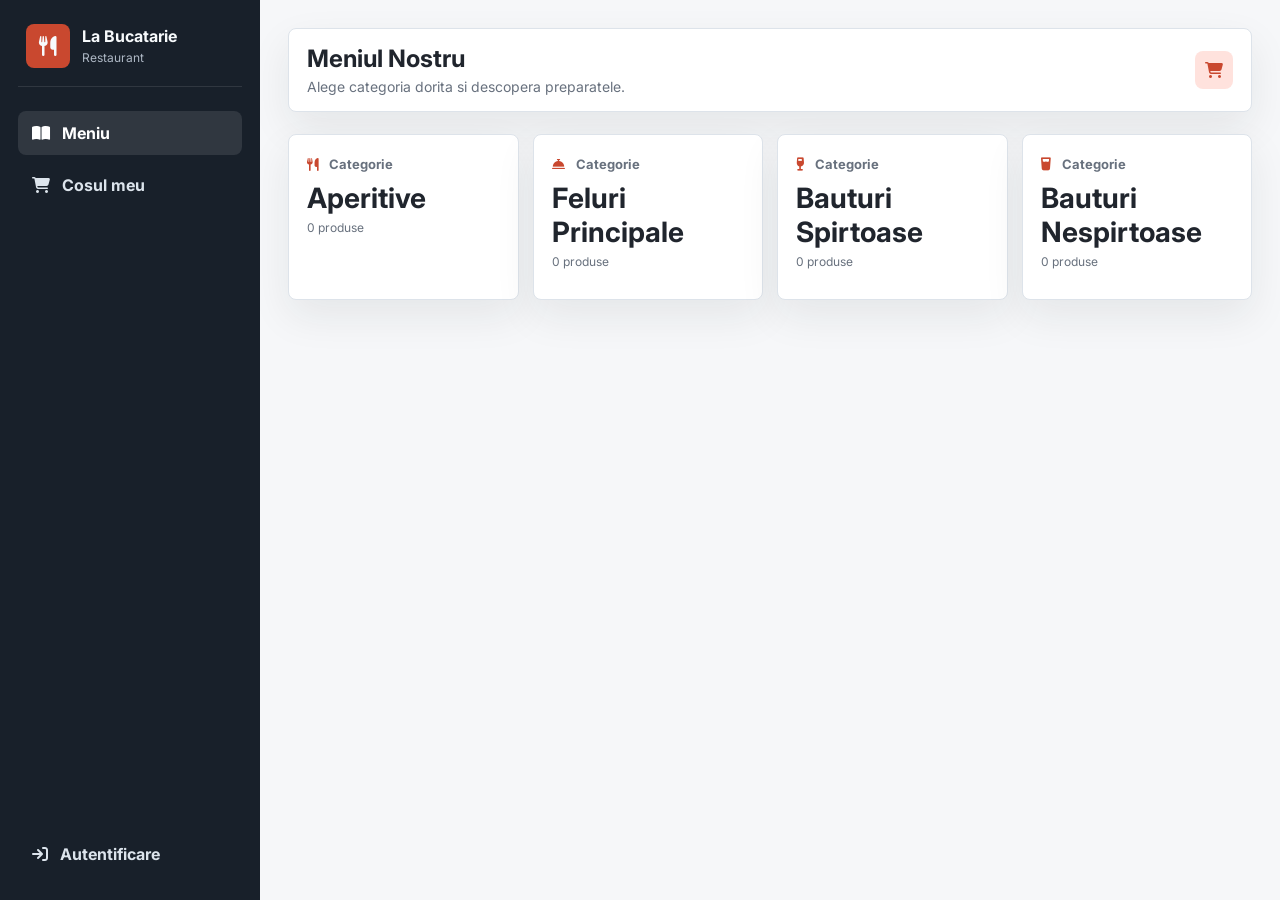
<file: restaurant-frontend/html/index.html>
<!DOCTYPE html>
<html lang="ro">
<head>
    <meta charset="UTF-8">
    <meta name="viewport" content="width=device-width, initial-scale=1.0">
    <title>Meniu - La Bucatarie</title>
    <link rel="stylesheet" href="https://cdnjs.cloudflare.com/ajax/libs/font-awesome/6.4.0/css/all.min.css">
    <link rel="stylesheet" href="../css/manager.css">
    <style>
        .products-grid {
            display: grid;
            grid-template-columns: repeat(auto-fill, minmax(280px, 1fr));
            gap: 20px;
            padding: 20px;
        }
        .product-card {
            background: var(--surface);
            border: 1px solid var(--line);
            border-radius: 8px;
            padding: 18px;
            box-shadow: var(--shadow);
            display: flex;
            flex-direction: column;
            justify-content: space-between;
            gap: 15px;
        }
        .product-header {
            display: flex;
            justify-content: space-between;
            align-items: flex-start;
            border-bottom: 1px solid var(--line);
            padding-bottom: 10px;
        }
    </style>
</head>
<body class="manager-app">
<aside class="manager-sidebar">
    <div class="brand-block">
        <div class="brand-mark">
            <i class="fa-solid fa-utensils"></i>
        </div>
        <div class="brand-copy">
            <strong>La Bucatarie</strong>
            <span>Restaurant</span>
        </div>
    </div>

    <nav class="side-nav">
        <a class="side-link active" href="index.html">
            <i class="fa-solid fa-book-open"></i>
            <span>Meniu</span>
        </a>
        <a class="side-link" href="cos.html">
            <i class="fa-solid fa-cart-shopping"></i>
            <span>Cosul meu</span>
        </a>
    </nav>

    <div class="sidebar-footer">
        <a class="side-link" href="login.html">
            <i class="fa-solid fa-arrow-right-to-bracket"></i>
            <span>Autentificare</span>
        </a>
    </div>
</aside>

<main class="manager-shell">
    <header class="manager-topbar">
        <div class="page-title">
            <h1>Meniul Nostru</h1>
            <p>Alege categoria dorita si descopera preparatele.</p>
        </div>
        <div class="manager-user">
            <a href="cos.html" style="text-decoration: none; display: flex; align-items: center; gap: 8px;">
                <div class="user-avatar" style="background: var(--red-soft); color: var(--primary);">
                    <i class="fa-solid fa-cart-shopping"></i>
                </div>
            </a>
        </div>
    </header>

    <section id="categorii-view" class="metrics-grid">
        <article class="metric-card" style="cursor: pointer;" onclick="deschideCategorie('Aperitive')">
            <span><i class="fa-solid fa-utensils"></i> Categorie</span>
            <strong>Aperitive</strong>
            <p id="count-Aperitive" class="table-subtitle" style="margin-top: 5px;">0 produse</p>
        </article>
        <article class="metric-card" style="cursor: pointer;" onclick="deschideCategorie('Feluri Principale')">
            <span><i class="fa-solid fa-bell-concierge"></i> Categorie</span>
            <strong>Feluri Principale</strong>
            <p id="count-Feluri-Principale" class="table-subtitle" style="margin-top: 5px;">0 produse</p>
        </article>
        <article class="metric-card" style="cursor: pointer;" onclick="deschideCategorie('Bauturi Spirtoase')">
            <span><i class="fa-solid fa-wine-glass"></i> Categorie</span>
            <strong>Bauturi Spirtoase</strong>
            <p id="count-Bauturi-Spirtoase" class="table-subtitle" style="margin-top: 5px;">0 produse</p>
        </article>
        <article class="metric-card" style="cursor: pointer;" onclick="deschideCategorie('Bauturi Nespirtoase')">
            <span><i class="fa-solid fa-glass-water"></i> Categorie</span>
            <strong>Bauturi Nespirtoase</strong>
            <p id="count-Bauturi-Nespirtoase" class="table-subtitle" style="margin-top: 5px;">0 produse</p>
        </article>
    </section>

    <section class="manager-panel" id="produse-view" hidden>
        <div class="panel-header">
            <div class="panel-heading">
                <h2 id="titlu-categorie">Nume Categorie</h2>
            </div>
            <div class="panel-actions">
                <button class="btn btn-secondary" onclick="inapoiLaCategorii()">
                    <i class="fa-solid fa-chevron-left"></i> Inapoi
                </button>
            </div>
        </div>
        <div id="produse-grid" class="products-grid">
        </div>
    </section>
</main>

<div class="modal" id="detalii-modal" hidden role="dialog">
    <div class="modal-dialog">
        <div class="modal-head">
            <h3 id="modal-titlu">Nume Produs</h3>
            <button class="icon-btn" onclick="inchideModal()" style="border-radius: 0; background: #d92d20; color: #ffffff; border: none;">
                <i class="fa-solid fa-xmark"></i>
            </button>
        </div>
        <div class="modal-body">
            <div class="detail-item">
                <span>Ingrediente</span>
                <strong id="modal-ingrediente">N/A</strong>
            </div>
            <div id="modal-tags" class="tags" style="margin-top: 15px;"></div>
        </div>
        <div class="modal-actions">
            <button class="btn btn-secondary" onclick="inchideModal()">Inchide</button>
        </div>
    </div>
</div>

<script src="../js/meniu.js"></script>
</body>
</html>
</file>
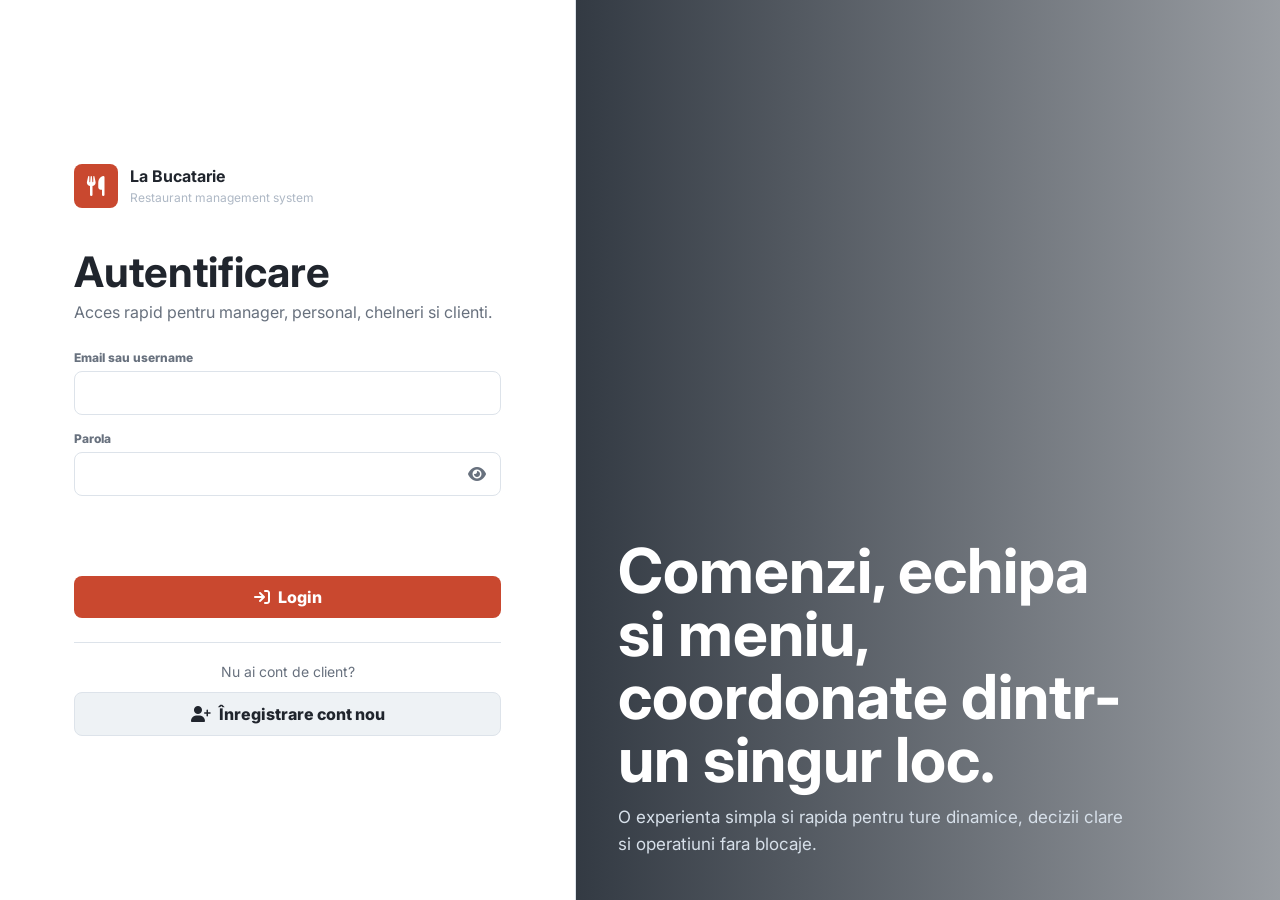
<file: restaurant-frontend/html/adaugare-angajat.html>
<!DOCTYPE html>
<html lang="ro">
<head>
    <meta charset="UTF-8">
    <meta name="viewport" content="width=device-width, initial-scale=1.0">
    <title>Adăugare Angajat - La Bucătărie</title>
    <link rel="stylesheet" href="https://cdnjs.cloudflare.com/ajax/libs/font-awesome/6.4.0/css/all.min.css">
    <link rel="stylesheet" href="../css/manager.css">
</head>
<body class="manager-app">
    <aside class="manager-sidebar">
        <div class="brand-block">
            <div class="brand-mark">
                <i class="fa-solid fa-utensils"></i>
            </div>
            <div class="brand-copy">
                <strong>La Bucatarie</strong>
                <span>Manager</span>
            </div>
        </div>

        <nav class="side-nav" aria-label="Navigare manager">
            <a class="side-link" href="dashboard-manager.html">
                <i class="fa-solid fa-users-gear"></i>
                <span>Angajati</span>
            </a>
            <a class="side-link" href="dashboard-manager.html">
                <i class="fa-solid fa-plate-wheat"></i>
                <span>Produse</span>
            </a>
            <a class="side-link active" href="adaugare-angajat.html">
                <i class="fa-solid fa-user-plus"></i>
                <span>Angajat nou</span>
            </a>
            <a class="side-link" href="adaugare-produs.html">
                <i class="fa-solid fa-square-plus"></i>
                <span>Produs nou</span>
            </a>
        </nav>

        <div class="sidebar-footer">
            <a class="side-link" href="index.html">
                <i class="fa-solid fa-store"></i>
                <span>Meniu public</span>
            </a>
            <button class="logout-link" type="button" id="logoutBtn">
                <i class="fa-solid fa-right-from-bracket"></i>
                <span>Deconectare</span>
            </button>
        </div>
    </aside>

    <main class="manager-shell">
        <header class="manager-topbar">
            <div class="page-title">
                <h1>Adăugare Angajat Nou</h1>
                <p>Creează conturi pentru chelneri și personalul de bucătărie.</p>
            </div>
            <div class="manager-user">
                <div class="user-avatar">
                    <i class="fa-solid fa-user-tie"></i>
                </div>
                <span id="managerName">Manager</span>
            </div>
        </header>

        <section class="manager-panel" style="margin: 24px auto 0; padding: 24px; max-width: 600px;">
            <div class="panel-heading" style="margin-bottom: 24px;">
                <h2>Date cont angajat</h2>
                <p>Toate câmpurile sunt obligatorii.</p>
            </div>

            <form id="addEmployeeForm" class="login-form">
                <div class="field">
                    <label for="tip">Tip Angajat</label>
                    <select id="tip" name="tip" required>
                        <option value="PERSONAL">Personal Bucătărie</option>
                        <option value="CHELNER">Chelner</option>
                    </select>
                </div>

                <div class="field">
                    <label for="username">Username</label>
                    <input type="text" id="username" name="username" placeholder="ex: chelner_andrei" required>
                </div>
                
                <div class="field">
                    <label for="email">Email</label>
                    <input type="email" id="email" name="email" placeholder="email@restaurant.com" required>
                </div>
                
                <div class="field">
                    <label for="parola">Parolă</label>
                    <input type="password" id="parola" name="parola" placeholder="parolă angajat" required>
                </div>
                
                <p id="mesajRaspuns" class="login-error" style="min-height: 20px; font-weight: 700; margin: 0;"></p>

                <button type="submit" class="btn btn-primary">
                    <i class="fa-solid fa-user-plus"></i>
                    <span>Salvează Angajat</span>
                </button>
            </form>
        </section>
    </main>

    <script src="../js/adaugare-angajat.js"></script>
    <script>
        (function() {
            const rawUser = localStorage.getItem('currentUser');
            if (!rawUser) {
                window.location.href = 'login.html';
                return;
            }
            try {
                const user = JSON.parse(rawUser);
                const role = String(user.role || user.rol || '').toUpperCase();
                if (role !== 'MANAGER') {
                    window.location.href = 'login.html';
                    return;
                }
                document.getElementById('managerName').textContent = user.username || 'Manager';
            } catch {
                localStorage.removeItem('currentUser');
                window.location.href = 'login.html';
            }
            
            document.getElementById('logoutBtn').addEventListener('click', () => {
                localStorage.removeItem('currentUser');
                window.location.href = 'login.html';
            });
        })();
    </script>
</body>
</html>
</file>
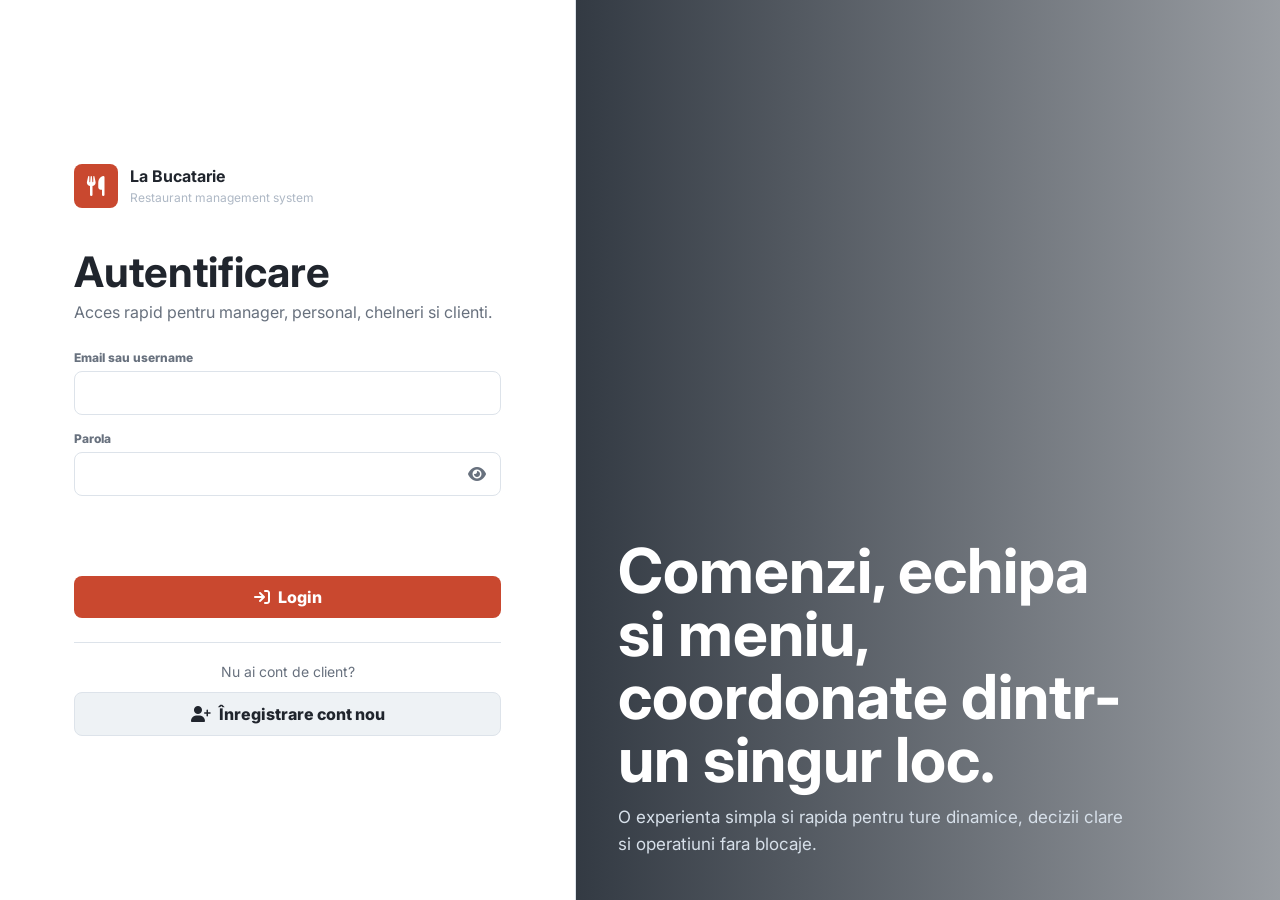
<file: restaurant-frontend/html/adaugare-produs.html>
<!DOCTYPE html>
<html lang="ro">
<head>
    <meta charset="UTF-8">
    <meta name="viewport" content="width=device-width, initial-scale=1.0">
    <title>Adăugare Produs - La Bucătărie</title>
    <link rel="stylesheet" href="https://cdnjs.cloudflare.com/ajax/libs/font-awesome/6.4.0/css/all.min.css">
    <link rel="stylesheet" href="../css/manager.css">
</head>
<body class="manager-app">
    <aside class="manager-sidebar">
        <div class="brand-block">
            <div class="brand-mark">
                <i class="fa-solid fa-utensils"></i>
            </div>
            <div class="brand-copy">
                <strong>La Bucatarie</strong>
                <span>Manager</span>
            </div>
        </div>

        <nav class="side-nav" aria-label="Navigare manager">
            <a class="side-link" href="dashboard-manager.html">
                <i class="fa-solid fa-users-gear"></i>
                <span>Angajati</span>
            </a>
            <a class="side-link" href="dashboard-manager.html">
                <i class="fa-solid fa-plate-wheat"></i>
                <span>Produse</span>
            </a>
            <a class="side-link" href="adaugare-angajat.html">
                <i class="fa-solid fa-user-plus"></i>
                <span>Angajat nou</span>
            </a>
            <a class="side-link active" href="adaugare-produs.html">
                <i class="fa-solid fa-square-plus"></i>
                <span>Produs nou</span>
            </a>
        </nav>

        <div class="sidebar-footer">
            <a class="side-link" href="index.html">
                <i class="fa-solid fa-store"></i>
                <span>Meniu public</span>
            </a>
            <button class="logout-link" type="button" id="logoutBtn">
                <i class="fa-solid fa-right-from-bracket"></i>
                <span>Deconectare</span>
            </button>
        </div>
    </aside>

    <main class="manager-shell">
        <header class="manager-topbar">
            <div class="page-title">
                <h1>Adăugare Produs Nou</h1>
                <p>Adaugă preparate culinare și băuturi noi în meniul restaurantului.</p>
            </div>
            <div class="manager-user">
                <div class="user-avatar">
                    <i class="fa-solid fa-user-tie"></i>
                </div>
                <span id="managerName">Manager</span>
            </div>
        </header>

        <section class="manager-panel" style="margin: 24px auto 0; padding: 24px; max-width: 700px;">
            <div class="panel-heading" style="margin-bottom: 24px;">
                <h2>Detalii preparat sau băutură</h2>
                <p>Specifică detaliile și ingredientele noului produs din meniu.</p>
            </div>

            <form id="addProductForm" class="login-form">
                <div class="form-grid">
                    <div class="field">
                        <label for="categorie">Categorie Produs</label>
                        <select id="categorie" name="categorie" required>
                            <option value="APERITIV">Aperitiv</option>
                            <option value="PRINCIPAL">Fel Principal</option>
                            <option value="BAUTURA">Băutură</option>
                        </select>
                    </div>

                    <div class="field">
                        <label for="nume">Nume Produs</label>
                        <input type="text" id="nume" name="nume" placeholder="ex: Supă Cremă de Roșii" required>
                    </div>
                    
                    <div class="field full">
                        <label for="pret">Preț (RON)</label>
                        <input type="number" id="pret" name="pret" step="0.01" placeholder="0.00" required>
                    </div>

                    <div class="field full">
                        <label for="ingrediente">Ingrediente (separate prin virgulă)</label>
                        <textarea id="ingrediente" name="ingrediente" placeholder="roșii, busuioc, crutoane"></textarea>
                    </div>

                    <div class="field full">
                        <label style="margin-bottom: 10px;">Marcaje Produs</label>
                        <div class="check-row">
                            <label class="check-pill">
                                <input type="checkbox" id="vegetarian" name="vegetarian">
                                <span>Vegetarian</span>
                            </label>
                            <label class="check-pill">
                                <input type="checkbox" id="picant" name="picant">
                                <span>Picant</span>
                            </label>
                            <label class="check-pill" id="spirtoasa-div" style="display: none;">
                                <input type="checkbox" id="spirtoasa" name="spirtoasa">
                                <span>Băutură Spirtoasă</span>
                            </label>
                        </div>
                    </div>
                </div>
                
                <p id="mesajRaspuns" class="login-error" style="min-height: 20px; font-weight: 700; margin: 10px 0 0;"></p>

                <button type="submit" class="btn btn-primary" style="margin-top: 15px;">
                    <i class="fa-solid fa-floppy-disk"></i>
                    <span>Salvează în Meniu</span>
                </button>
            </form>
        </section>
    </main>

    <script src="../js/adaugare-produs.js"></script>
    <script>
        (function() {
            const rawUser = localStorage.getItem('currentUser');
            if (!rawUser) {
                window.location.href = 'login.html';
                return;
            }
            try {
                const user = JSON.parse(rawUser);
                const role = String(user.role || user.rol || '').toUpperCase();
                if (role !== 'MANAGER') {
                    window.location.href = 'login.html';
                    return;
                }
                document.getElementById('managerName').textContent = user.username || 'Manager';
            } catch {
                localStorage.removeItem('currentUser');
                window.location.href = 'login.html';
            }
            
            document.getElementById('logoutBtn').addEventListener('click', () => {
                localStorage.removeItem('currentUser');
                window.location.href = 'login.html';
            });
        })();
    </script>
</body>
</html>
</file>
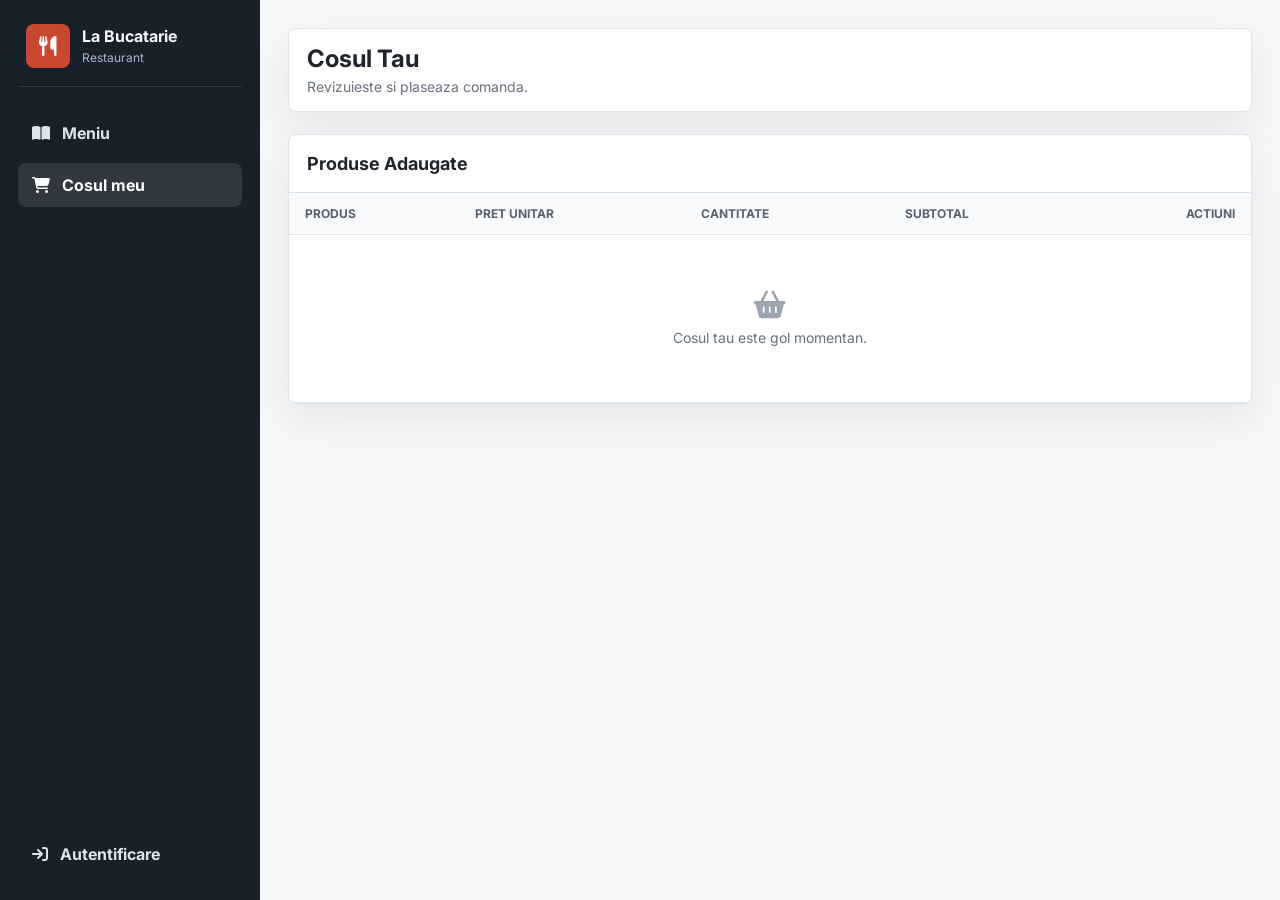
<file: restaurant-frontend/html/cos.html>
<!DOCTYPE html>
<html lang="ro">
<head>
    <meta charset="UTF-8">
    <meta name="viewport" content="width=device-width, initial-scale=1.0">
    <title>Cos - La Bucatarie</title>
    <link rel="stylesheet" href="https://cdnjs.cloudflare.com/ajax/libs/font-awesome/6.4.0/css/all.min.css">
    <link rel="stylesheet" href="../css/manager.css">
</head>
<body class="manager-app">
<aside class="manager-sidebar">
    <div class="brand-block">
        <div class="brand-mark">
            <i class="fa-solid fa-utensils"></i>
        </div>
        <div class="brand-copy">
            <strong>La Bucatarie</strong>
            <span>Restaurant</span>
        </div>
    </div>

    <nav class="side-nav">
        <a class="side-link" href="index.html">
            <i class="fa-solid fa-book-open"></i>
            <span>Meniu</span>
        </a>
        <a class="side-link active" href="cos.html">
            <i class="fa-solid fa-cart-shopping"></i>
            <span>Cosul meu</span>
        </a>
    </nav>

    <div class="sidebar-footer">
        <a class="side-link" href="login.html">
            <i class="fa-solid fa-arrow-right-to-bracket"></i>
            <span>Autentificare</span>
        </a>
    </div>
</aside>

<main class="manager-shell">
    <header class="manager-topbar">
        <div class="page-title">
            <h1>Cosul Tau</h1>
            <p>Revizuieste si plaseaza comanda.</p>
        </div>
    </header>

    <section class="manager-panel" style="margin-top: 22px;">
        <div class="panel-header">
            <div class="panel-heading">
                <h2>Produse Adaugate</h2>
            </div>
        </div>
        <div class="table-wrap">
            <table class="manager-table">
                <thead>
                <tr>
                    <th>Produs</th>
                    <th>Pret Unitar</th>
                    <th>Cantitate</th>
                    <th>Subtotal</th>
                    <th style="text-align: right;">Actiuni</th>
                </tr>
                </thead>
                <tbody id="cart-items-container">
                </tbody>
            </table>
        </div>
        <div class="panel-actions" id="cart-summary" style="padding: 18px; border-top: 1px solid var(--line); display: none; justify-content: space-between; align-items: center;">
            <div style="display: flex; align-items: center; gap: 15px;">
                <span style="color: var(--muted); font-weight: 700;">TOTAL</span>
                <strong style="font-size: 24px; color: var(--primary);" id="cart-total">0 lei</strong>
            </div>
            <button class="btn btn-primary" onclick="plaseazaComanda()">
                <i class="fa-solid fa-check-to-slot"></i> Plaseaza Comanda
            </button>
        </div>
    </section>
</main>

<script src="../js/cos.js"></script>
</body>
</html>
</file>
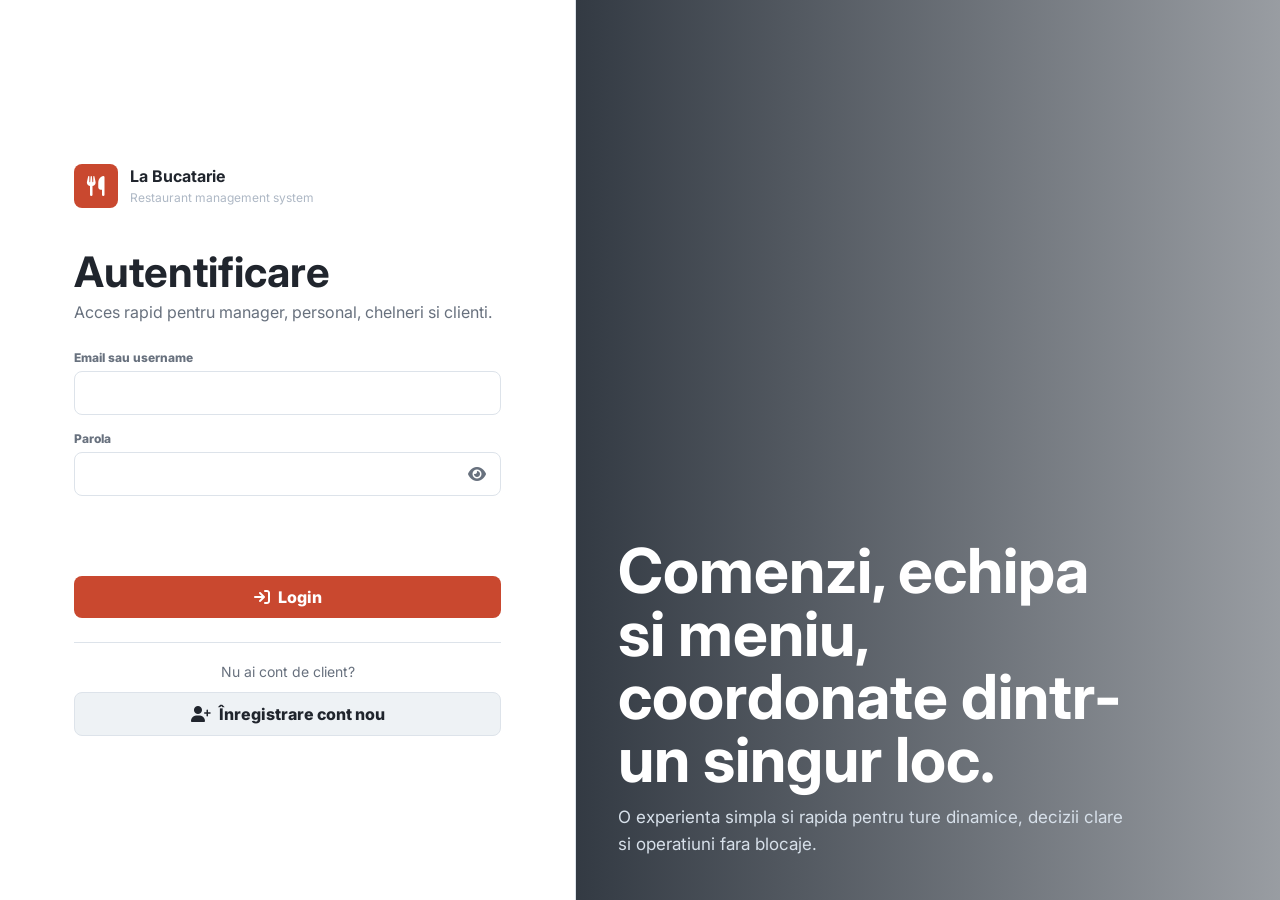
<file: restaurant-frontend/html/dashboard-chelner.html>
<!DOCTYPE html>
<html lang="ro">
<head>
    <meta charset="UTF-8">
    <meta name="viewport" content="width=device-width, initial-scale=1.0">
    <title>Dashboard Chelner - La Bucătărie</title>
    <link rel="stylesheet" href="https://cdnjs.cloudflare.com/ajax/libs/font-awesome/6.4.0/css/all.min.css">
    <link rel="stylesheet" href="../css/manager.css">
    <style>
        /* CSS patches for dashboard-chelner.js compatibility and premium design */
        .toast-success { background: #157347 !important; }
        .toast-error { background: #b42318 !important; }
        .toast-info { background: #1e2530 !important; }
        .toast.show { opacity: 1 !important; transform: translateY(0) !important; pointer-events: auto !important; }
        
        /* Badge mapping to match premium styles */
        .badge-pending { background: var(--amber-soft) !important; color: #9a5b00 !important; }
        .badge-preparing { background: #ffedd5 !important; color: #ea580c !important; }
        .badge-served { background: #e7f8ed !important; color: #177245 !important; }
        .badge-cash { background: #e8efff !important; color: #3451a4 !important; }
        
        /* Dashboard layout grid inside shell */
        .waiter-dashboard-grid {
            display: grid;
            grid-template-columns: 2.2fr 1fr;
            gap: 24px;
        }
        @media (max-width: 1100px) {
            .waiter-dashboard-grid {
                grid-template-columns: 1fr;
            }
        }

        /* Pulsing dot animation for preparing status */
        .pulse-dot {
            width: 8px;
            height: 8px;
            background-color: currentColor;
            border-radius: 50%;
            display: inline-block;
            margin-right: 6px;
            animation: pulse 1.5s infinite ease-in-out;
        }
        @keyframes pulse {
            0% { transform: scale(0.8); opacity: 0.5; }
            50% { transform: scale(1.2); opacity: 1; }
            100% { transform: scale(0.8); opacity: 0.5; }
        }

        /* Profile card */
        .waiter-profile-card {
            text-align: center;
            padding: 24px 16px;
        }
        .waiter-avatar {
            width: 72px;
            height: 72px;
            border-radius: 50%;
            background: var(--teal-soft);
            color: var(--teal);
            font-size: 32px;
            display: grid;
            place-items: center;
            margin: 0 auto 16px;
            border: 2px solid #bce5dc;
        }

        /* Search Order input & result box */
        .search-row {
            display: flex;
            gap: 12px;
            margin-bottom: 20px;
        }
        .search-row input {
            flex: 1;
            padding: 10px 14px;
            border: 1px solid var(--line);
            border-radius: 8px;
            font-size: 14px;
            outline: none;
        }
        .search-row input:focus {
            border-color: var(--primary);
        }

        /* Order summary card */
        .order-summary-box {
            background: var(--surface-soft);
            border-left: 4px solid var(--primary);
            border-radius: 6px;
            padding: 16px;
            margin-bottom: 20px;
        }
        .order-summary-box p {
            margin: 0 0 8px;
            font-size: 14px;
        }
        .order-summary-box p:last-child {
            margin-bottom: 0;
        }

        /* Radio selectors for payment */
        .payment-radio-group {
            display: flex;
            gap: 20px;
            margin: 16px 0;
        }
        .payment-radio-label {
            display: flex;
            align-items: center;
            gap: 8px;
            font-weight: 700;
            cursor: pointer;
            font-size: 14px;
            color: var(--ink);
        }
        .payment-radio-label input {
            width: 18px;
            height: 18px;
            accent-color: var(--primary);
        }
    </style>
</head>
<body class="manager-app">
    <aside class="manager-sidebar">
        <div class="brand-block">
            <div class="brand-mark" style="background: var(--primary);">
                <i class="fa-solid fa-bell-concierge"></i>
            </div>
            <div class="brand-copy">
                <strong>La Bucatarie</strong>
                <span>Chelner</span>
            </div>
        </div>

        <nav class="side-nav" aria-label="Navigare chelner">
            <a class="side-link active" href="dashboard-chelner.html">
                <i class="fa-solid fa-cash-register"></i>
                <span>Gestiune Plăți</span>
            </a>
            <a class="side-link" href="index.html">
                <i class="fa-solid fa-store"></i>
                <span>Meniu public</span>
            </a>
        </nav>

        <div class="sidebar-footer">
            <button class="logout-link" type="button" onclick="logout()">
                <i class="fa-solid fa-right-from-bracket"></i>
                <span>Deconectare</span>
            </button>
        </div>
    </aside>

    <main class="manager-shell">
        <header class="manager-topbar">
            <div class="page-title">
                <h1>Gestiune Comenzi și Plăți</h1>
                <p>Caută comenzi după ID pentru a încasa plățile clienților și urmărește comenzile active.</p>
            </div>
            <div class="manager-user">
                <div class="user-avatar" style="background: var(--teal-soft); color: var(--teal);">
                    <i class="fa-solid fa-bell-concierge"></i>
                </div>
                <span id="user-display-name">Chelner</span>
            </div>
        </header>

        <section class="metrics-grid" aria-label="Statistici" style="margin-top: 24px;">
            <article class="metric-card">
                <span><i class="fa-solid fa-bell"></i>Comenzi Active în Preparare</span>
                <strong id="stat-active-waiter-count">0</strong>
            </article>
        </section>

        <div class="waiter-dashboard-grid">
            <!-- Left Column: Search Order & Active orders -->
            <div style="display: flex; flex-direction: column; gap: 24px;">
                <!-- Search & Payment -->
                <section class="manager-panel">
                    <div class="panel-header">
                        <div class="panel-heading">
                            <h2>Caută și Încasează Comandă</h2>
                            <p>Introdu ID-ul comenzii pentru plată.</p>
                        </div>
                    </div>
                    <div style="padding: 20px;">
                        <div class="search-row">
                            <input type="number" id="search-order-id" placeholder="Introduceți ID-ul comenzii..." min="1">
                            <button class="btn btn-primary" onclick="cautaComanda()">
                                <i class="fa-solid fa-magnifying-glass"></i>
                                <span>Caută</span>
                            </button>
                        </div>

                        <!-- Search Result Box -->
                        <div id="search-result-box" style="display: none; border-top: 1px solid var(--line); padding-top: 20px; margin-top: 20px;">
                            <div class="order-summary-box">
                                <h3 class="table-title" style="font-size: 16px; margin: 0 0 12px; display: flex; justify-content: space-between; align-items: center;">
                                    <span>Comanda #<span id="res-order-id">0</span></span>
                                    <span id="res-order-status" class="badge">Status</span>
                                </h3>
                                <p><strong>Produse comandate:</strong></p>
                                <ul id="res-products-list" style="margin-left: 20px; margin-bottom: 12px; list-style-type: disc; font-size: 14px; color: var(--muted);">
                                    <!-- Dinamic list -->
                                </ul>
                                <p style="font-size: 16px; margin: 0;">
                                    <strong>Preț Total:</strong> 
                                    <span id="res-total-price" style="color: var(--primary); font-weight: 800;">0.00 lei</span>
                                </p>
                                <p id="res-receipt-p" style="display: none; margin-top: 8px;">
                                    <strong>Număr Chitanță:</strong> 
                                    <span id="res-receipt-nr" class="badge badge-cash">#0</span>
                                </p>
                            </div>

                            <!-- Payment Processing Container -->
                            <div id="payment-processing-box">
                                <h4 style="margin: 0 0 10px; color: var(--ink); font-size: 14px; font-weight: 800;">
                                    <i class="fa-solid fa-credit-card"></i>
                                    <span>Alege metoda de plată:</span>
                                </h4>
                                <div class="payment-radio-group">
                                    <label class="payment-radio-label">
                                        <input type="radio" name="payment-method" value="CASH" checked> 
                                        <i class="fa-solid fa-money-bill-wave" style="color: #16a34a;"></i> 
                                        <span>Cash (Numerar)</span>
                                    </label>
                                    <label class="payment-radio-label">
                                        <input type="radio" name="payment-method" value="CARD"> 
                                        <i class="fa-solid fa-credit-card" style="color: #2563eb;"></i> 
                                        <span>Card (POS)</span>
                                    </label>
                                </div>
                                <button class="btn btn-primary" style="width: 100%; justify-content: center; padding: 12px; font-size: 15px;" onclick="proceseazaPlata()">
                                    <i class="fa-solid fa-circle-check"></i>
                                    <span>Înregistrează Plata și Emite Chitanța</span>
                                </button>
                            </div>

                            <!-- Already Paid Banner -->
                            <div id="already-paid-box" class="badge badge-served" style="display: none; width: 100%; justify-content: center; padding: 12px; font-size: 15px; text-transform: none; border-radius: 8px;">
                                <i class="fa-solid fa-check-double"></i>
                                <span>Această comandă a fost deja achitată cu succes!</span>
                            </div>
                        </div>
                    </div>
                </section>

                <!-- Active Kitchen Orders Table -->
                <section class="manager-panel">
                    <div class="panel-header">
                        <div class="panel-heading">
                            <h2>Comenzi Active în Preparare (Bucătărie)</h2>
                            <p>Urmărește statusul preparatelor comandate.</p>
                        </div>
                    </div>
                    <div class="table-wrap">
                        <table class="manager-table" id="waiter-active-orders-table">
                            <thead>
                                <tr>
                                    <th>ID</th>
                                    <th>Preparate</th>
                                    <th>Total</th>
                                    <th>Timp Estimat</th>
                                    <th>Status</th>
                                    <th style="text-align: center;">Acțiune</th>
                                </tr>
                            </thead>
                            <tbody>
                                <tr>
                                    <td colspan="6">
                                        <div class="empty-state">
                                            <i class="fa-solid fa-spinner"></i>
                                            Se încarcă comenzile din bucătărie...
                                        </div>
                                    </td>
                                </tr>
                            </tbody>
                        </table>
                    </div>
                </section>
            </div>

            <!-- Right Column: Profile & quick guide -->
            <div style="display: flex; flex-direction: column; gap: 24px;">
                <!-- Profile Card -->
                <section class="manager-panel waiter-profile-card">
                    <div class="waiter-avatar">
                        <i class="fa-solid fa-bell-concierge"></i>
                    </div>
                    <h3 class="table-title" id="profile-username" style="font-size: 18px;">Andrei Popescu</h3>
                    <span class="badge manager" id="profile-role" style="margin: 8px auto 12px; display: inline-flex;">Chelner Autorizat</span>
                    <p id="profile-email" style="color: var(--muted); font-size: 13px; margin: 0;">andrei.popescu@restaurant.com</p>
                </section>

                <!-- Help Guide -->
                <section class="manager-panel" style="background: linear-gradient(135deg, #f0fdf4, #dcfce7); border-color: #bbf7d0; padding: 20px;">
                    <h3 style="color: #166534; font-size: 16px; margin: 0 0 12px; display: flex; align-items: center; gap: 8px; font-weight: 800;">
                        <i class="fa-solid fa-circle-question"></i>
                        <span>Ghid Rapid Chelner</span>
                    </h3>
                    <ul style="font-size: 13px; color: #14532d; line-height: 1.6; padding-left: 20px; list-style-type: decimal; margin: 0;">
                        <li>Verifică lista din stânga pentru a vedea ce comenzi sunt în bucătărie.</li>
                        <li>Când clientul dorește să achite, folosește formularul de căutare introducând ID-ul comenzii.</li>
                        <li>Selectează <strong>Cash</strong> sau <strong>Card</strong> și emite chitanța.</li>
                        <li>După încasare, clientul primește chitanța și starea comenzii se actualizează automat.</li>
                    </ul>
                </section>
            </div>
        </div>
    </main>

    <!-- Toast Notification -->
    <div id="toast" class="toast" role="status" aria-live="polite">
        <span id="toast-icon"></span>
        <span id="toast-message">Mesaj notificare</span>
    </div>

    <!-- Scripts -->
    <script src="../js/dashboard-chelner.js"></script>
</body>
</html>
</file>
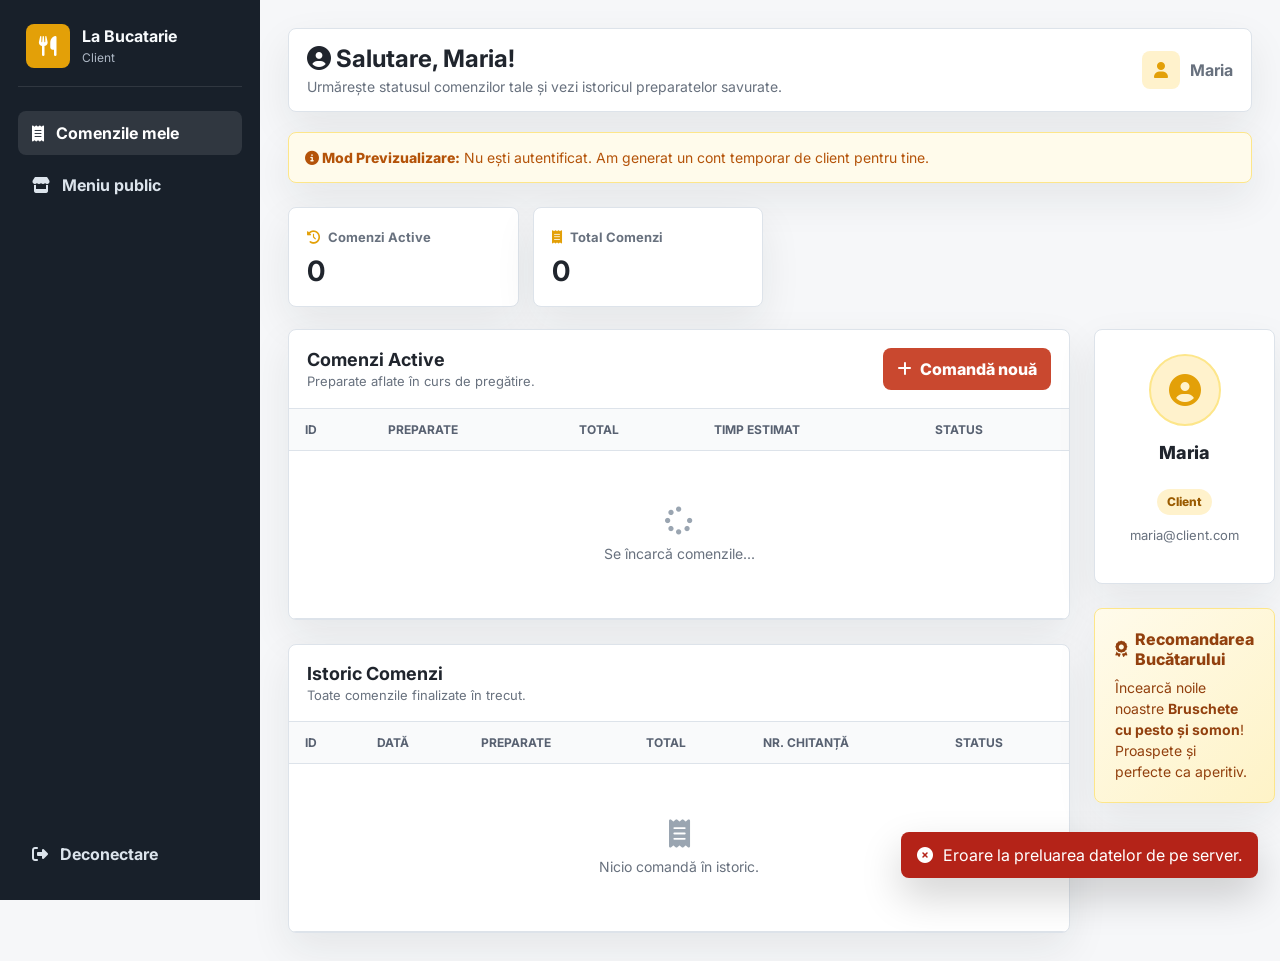
<file: restaurant-frontend/html/dashboard-client.html>
<!DOCTYPE html>
<html lang="ro">
<head>
    <meta charset="UTF-8">
    <meta name="viewport" content="width=device-width, initial-scale=1.0">
    <title>Dashboard Client - La Bucătărie</title>
    <link rel="stylesheet" href="https://cdnjs.cloudflare.com/ajax/libs/font-awesome/6.4.0/css/all.min.css">
    <link rel="stylesheet" href="../css/manager.css">
    <style>
        /* CSS patches for dashboard-client.js compatibility and premium design */
        .toast-success { background: #157347 !important; }
        .toast-error { background: #b42318 !important; }
        .toast-info { background: #1e2530 !important; }
        .toast.show { opacity: 1 !important; transform: translateY(0) !important; pointer-events: auto !important; }
        
        /* Badge mapping to match premium styles */
        .badge-pending { background: var(--amber-soft) !important; color: #9a5b00 !important; }
        .badge-preparing { background: #ffedd5 !important; color: #ea580c !important; }
        .badge-served { background: #e7f8ed !important; color: #177245 !important; }
        .badge-cash { background: #e8efff !important; color: #3451a4 !important; }
        
        /* Dashboard layout grid inside shell */
        .client-dashboard-grid {
            display: grid;
            grid-template-columns: 2.2fr 1fr;
            gap: 24px;
        }
        @media (max-width: 1100px) {
            .client-dashboard-grid {
                grid-template-columns: 1fr;
            }
        }

        /* Pulsing dot animation for preparing status */
        .pulse-dot {
            width: 8px;
            height: 8px;
            background-color: currentColor;
            border-radius: 50%;
            display: inline-block;
            margin-right: 6px;
            animation: pulse 1.5s infinite ease-in-out;
        }
        @keyframes pulse {
            0% { transform: scale(0.8); opacity: 0.5; }
            50% { transform: scale(1.2); opacity: 1; }
            100% { transform: scale(0.8); opacity: 0.5; }
        }

        /* Profile details card inside sidebar/columns */
        .client-profile-card {
            text-align: center;
            padding: 24px 16px;
        }
        .client-avatar {
            width: 72px;
            height: 72px;
            border-radius: 50%;
            background: var(--amber-soft);
            color: var(--amber);
            font-size: 32px;
            display: grid;
            place-items: center;
            margin: 0 auto 16px;
            border: 2px solid #fde68a;
        }
    </style>
</head>
<body class="manager-app">
    <!-- Sidebar Area -->
    <aside class="manager-sidebar">
        <div class="brand-block">
            <div class="brand-mark" style="background: var(--amber); color: white;">
                <i class="fa-solid fa-utensils"></i>
            </div>
            <div class="brand-copy">
                <strong>La Bucatarie</strong>
                <span>Client</span>
            </div>
        </div>

        <nav class="side-nav" aria-label="Navigare client">
            <a class="side-link active" href="dashboard-client.html">
                <i class="fa-solid fa-receipt"></i>
                <span>Comenzile mele</span>
            </a>
            <a class="side-link" href="index.html">
                <i class="fa-solid fa-store"></i>
                <span>Meniu public</span>
            </a>
        </nav>

        <div class="sidebar-footer">
            <button class="logout-link" type="button" onclick="logout()">
                <i class="fa-solid fa-right-from-bracket"></i>
                <span>Deconectare</span>
            </button>
        </div>
    </aside>

    <!-- Main Content Area -->
    <main class="manager-shell">
        <header class="manager-topbar">
            <div class="page-title">
                <h1 id="welcome-message"><i class="fa-solid fa-circle-user"></i> Salutare, Client!</h1>
                <p>Urmărește statusul comenzilor tale și vezi istoricul preparatelor savurate.</p>
            </div>
            <div class="manager-user">
                <div class="user-avatar" style="background: var(--amber-soft); color: var(--amber);">
                    <i class="fa-solid fa-user"></i>
                </div>
                <span id="user-display-name">Client</span>
            </div>
        </header>

        <!-- Mock Login Banner if no user is set -->
        <div id="mock-login-banner" class="manager-panel" style="display: none; background: #fffbeb; border: 1px solid #fde68a; color: #b45309; padding: 16px; margin: 20px 0 0; border-radius: 8px;">
            <p style="margin: 0; font-size: 14px;">
                <strong style="font-weight: 800;"><i class="fa-solid fa-circle-info"></i> Mod Previzualizare:</strong> 
                Nu ești autentificat. Am generat un cont temporar de client pentru tine.
            </p>
        </div>

        <!-- Metrics Stats -->
        <section class="metrics-grid" aria-label="Statistici comenzi" style="margin-top: 24px;">
            <article class="metric-card">
                <span><i class="fa-solid fa-clock-rotate-left" style="color: var(--amber);"></i>Comenzi Active</span>
                <strong id="stat-active-count">0</strong>
            </article>
            <article class="metric-card">
                <span><i class="fa-solid fa-receipt" style="color: var(--amber);"></i>Total Comenzi</span>
                <strong id="stat-total-count">0</strong>
            </article>
        </section>

        <!-- Grid Layout -->
        <div class="client-dashboard-grid">
            <!-- Left Column: Tables -->
            <div style="display: flex; flex-direction: column; gap: 24px;">
                <!-- Active Orders Panel -->
                <section class="manager-panel">
                    <div class="panel-header">
                        <div class="panel-heading">
                            <h2>Comenzi Active</h2>
                            <p>Preparate aflate în curs de pregătire.</p>
                        </div>
                        <button class="btn btn-primary" onclick="window.location.href='index.html'" style="background: var(--primary); border-color: var(--primary);">
                            <i class="fa-solid fa-plus"></i>
                            <span>Comandă nouă</span>
                        </button>
                    </div>
                    <div class="table-wrap">
                        <table class="manager-table" id="active-orders-table">
                            <thead>
                                <tr>
                                    <th>ID</th>
                                    <th>Preparate</th>
                                    <th>Total</th>
                                    <th>Timp Estimat</th>
                                    <th>Status</th>
                                </tr>
                            </thead>
                            <tbody>
                                <tr>
                                    <td colspan="5">
                                        <div class="empty-state">
                                            <i class="fa-solid fa-spinner"></i>
                                            Se încarcă comenzile...
                                        </div>
                                    </td>
                                </tr>
                            </tbody>
                        </table>
                    </div>
                </section>

                <!-- Order History Panel -->
                <section class="manager-panel">
                    <div class="panel-header">
                        <div class="panel-heading">
                            <h2>Istoric Comenzi</h2>
                            <p>Toate comenzile finalizate în trecut.</p>
                        </div>
                    </div>
                    <div class="table-wrap">
                        <table class="manager-table" id="history-orders-table">
                            <thead>
                                <tr>
                                    <th>ID</th>
                                    <th>Dată</th>
                                    <th>Preparate</th>
                                    <th>Total</th>
                                    <th>Nr. Chitanță</th>
                                    <th>Status</th>
                                </tr>
                            </thead>
                            <tbody>
                                <tr>
                                    <td colspan="6">
                                        <div class="empty-state">
                                            <i class="fa-solid fa-receipt"></i>
                                            Nicio comandă în istoric.
                                        </div>
                                    </td>
                                </tr>
                            </tbody>
                        </table>
                    </div>
                </section>
            </div>

            <!-- Right Column: Profile & Recommendation -->
            <div style="display: flex; flex-direction: column; gap: 24px;">
                <!-- Client Profile -->
                <section class="manager-panel client-profile-card">
                    <div class="client-avatar">
                        <i class="fa-solid fa-circle-user"></i>
                    </div>
                    <h3 class="table-title" id="profile-username" style="font-size: 18px; margin-top: 0;">Maria</h3>
                    <span class="badge staff" id="profile-role" style="margin: 8px auto 12px; display: inline-flex; background: var(--amber-soft); color: #9a5b00;">Client</span>
                    <p id="profile-email" style="color: var(--muted); font-size: 13px; margin: 0 0 16px;">maria@client.com</p>
                </section>

                <!-- Cook's Recommendation -->
                <section class="manager-panel" style="background: linear-gradient(135deg, #fffbeb, #fef3c7); border-color: #fde68a; padding: 20px;">
                    <h3 style="color: #92400e; font-size: 16px; margin: 0 0 8px; display: flex; align-items: center; gap: 8px; font-weight: 800;">
                        <i class="fa-solid fa-award"></i>
                        <span>Recomandarea Bucătarului</span>
                    </h3>
                    <p style="font-size: 14px; color: #92400e; line-height: 1.5; margin: 0;">
                        Încearcă noile noastre <strong>Bruschete cu pesto și somon</strong>! Proaspete și perfecte ca aperitiv.
                    </p>
                </section>
            </div>
        </div>
    </main>

    <!-- Toast Notification -->
    <div id="toast" class="toast" role="status" aria-live="polite">
        <span id="toast-icon"></span>
        <span id="toast-message">Mesaj notificare</span>
    </div>

    <!-- Scripts -->
    <script src="../js/dashboard-client.js"></script>
</body>
</html>
</file>
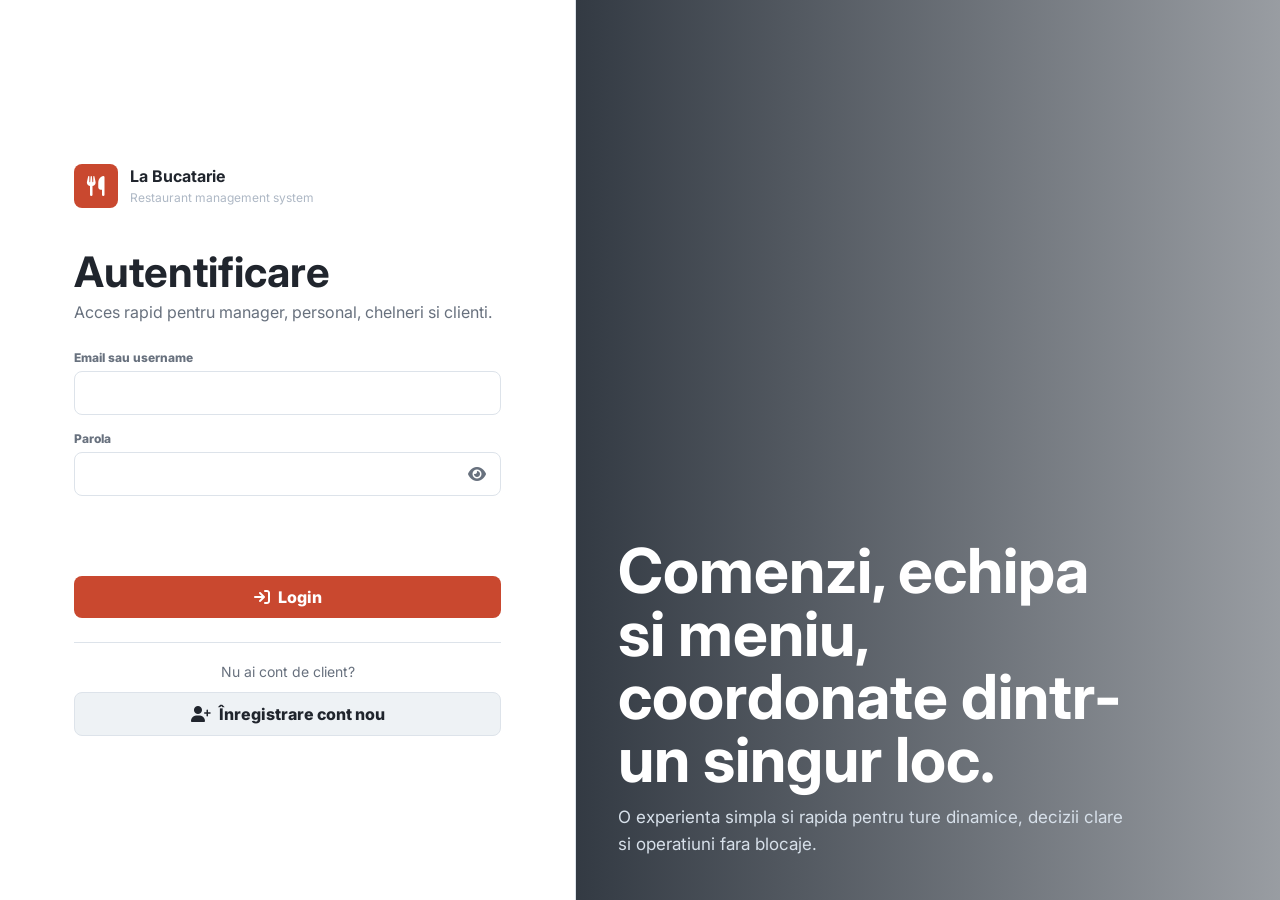
<file: restaurant-frontend/html/dashboard-manager.html>
<!DOCTYPE html>
<html lang="ro">
<head>
    <meta charset="UTF-8">
    <meta name="viewport" content="width=device-width, initial-scale=1.0">
    <title>Dashboard Manager - La Bucatarie</title>
    <link rel="stylesheet" href="https://cdnjs.cloudflare.com/ajax/libs/font-awesome/6.4.0/css/all.min.css">
    <link rel="stylesheet" href="../css/manager.css">
</head>
<body class="manager-app">
    <aside class="manager-sidebar">
        <div class="brand-block">
            <div class="brand-mark">
                <i class="fa-solid fa-utensils"></i>
            </div>
            <div class="brand-copy">
                <strong>La Bucatarie</strong>
                <span>Manager</span>
            </div>
        </div>

        <nav class="side-nav" aria-label="Navigare manager">
            <button class="side-tab active" type="button" data-section="employees">
                <i class="fa-solid fa-users-gear"></i>
                <span>Angajati</span>
            </button>
            <button class="side-tab" type="button" data-section="products">
                <i class="fa-solid fa-plate-wheat"></i>
                <span>Produse</span>
            </button>
            <a class="side-link" href="adaugare-angajat.html">
                <i class="fa-solid fa-user-plus"></i>
                <span>Angajat nou</span>
            </a>
            <a class="side-link" href="adaugare-produs.html">
                <i class="fa-solid fa-square-plus"></i>
                <span>Produs nou</span>
            </a>
        </nav>

        <div class="sidebar-footer">
            <a class="side-link" href="index.html">
                <i class="fa-solid fa-store"></i>
                <span>Meniu public</span>
            </a>
            <button class="logout-link" type="button" id="logoutBtn">
                <i class="fa-solid fa-right-from-bracket"></i>
                <span>Deconectare</span>
            </button>
        </div>
    </aside>

    <main class="manager-shell">
        <header class="manager-topbar">
            <div class="page-title">
                <h1>Dashboard manager</h1>
                <p>Control operational pentru echipa si meniu.</p>
            </div>
            <div class="manager-user">
                <div class="user-avatar">
                    <i class="fa-solid fa-user-tie"></i>
                </div>
                <span id="managerName">Manager</span>
            </div>
        </header>

        <section class="metrics-grid" aria-label="Statistici">
            <article class="metric-card">
                <span><i class="fa-solid fa-users"></i>Angajati</span>
                <strong id="statEmployees">0</strong>
            </article>
            <article class="metric-card">
                <span><i class="fa-solid fa-bell-concierge"></i>Chelneri</span>
                <strong id="statWaiters">0</strong>
            </article>
            <article class="metric-card">
                <span><i class="fa-solid fa-bowl-food"></i>Produse</span>
                <strong id="statProducts">0</strong>
            </article>
            <article class="metric-card">
                <span><i class="fa-solid fa-circle-check"></i>Disponibile</span>
                <strong id="statAvailable">0</strong>
            </article>
        </section>

        <section class="manager-panel" id="employeesPanel">
            <div class="panel-header">
                <div class="panel-heading">
                    <h2>Angajati</h2>
                    <p>Lista curenta de personal si chelneri.</p>
                </div>
                <div class="panel-actions">
                    <div class="search-box">
                        <i class="fa-solid fa-magnifying-glass"></i>
                        <input id="employeeSearch" type="search" placeholder="Cauta angajat">
                    </div>
                    <button class="btn btn-secondary" type="button" id="refreshEmployeesBtn">
                        <i class="fa-solid fa-rotate"></i>
                        <span>Refresh</span>
                    </button>
                    <a class="btn btn-primary" href="adaugare-angajat.html">
                        <i class="fa-solid fa-user-plus"></i>
                        <span>Adauga</span>
                    </a>
                </div>
            </div>
            <div class="table-wrap">
                <table class="manager-table" id="employeesTable">
                    <thead>
                        <tr>
                            <th>ID</th>
                            <th>Angajat</th>
                            <th>Email</th>
                            <th>Rol</th>
                            <th style="text-align: right;">Actiuni</th>
                        </tr>
                    </thead>
                    <tbody>
                        <tr>
                            <td colspan="5">
                                <div class="empty-state">
                                    <i class="fa-solid fa-spinner"></i>
                                    Se incarca angajatii...
                                </div>
                            </td>
                        </tr>
                    </tbody>
                </table>
            </div>
        </section>

        <section class="manager-panel" id="productsPanel" hidden>
            <div class="panel-header">
                <div class="panel-heading">
                    <h2>Produse</h2>
                    <p>Meniu intern cu editare si stergere.</p>
                </div>
                <div class="panel-actions">
                    <div class="search-box">
                        <i class="fa-solid fa-magnifying-glass"></i>
                        <input id="productSearch" type="search" placeholder="Cauta produs">
                    </div>
                    <button class="btn btn-secondary" type="button" id="refreshProductsBtn">
                        <i class="fa-solid fa-rotate"></i>
                        <span>Refresh</span>
                    </button>
                    <a class="btn btn-primary" href="adaugare-produs.html">
                        <i class="fa-solid fa-square-plus"></i>
                        <span>Adauga</span>
                    </a>
                </div>
            </div>
            <div class="table-wrap">
                <table class="manager-table" id="productsTable">
                    <thead>
                        <tr>
                            <th>ID</th>
                            <th>Produs</th>
                            <th>Categorie</th>
                            <th>Pret</th>
                            <th>Status</th>
                            <th style="text-align: right;">Actiuni</th>
                        </tr>
                    </thead>
                    <tbody>
                        <tr>
                            <td colspan="6">
                                <div class="empty-state">
                                    <i class="fa-solid fa-spinner"></i>
                                    Se incarca produsele...
                                </div>
                            </td>
                        </tr>
                    </tbody>
                </table>
            </div>
        </section>
    </main>

    <div class="modal" id="infoModal" hidden role="dialog" aria-modal="true" aria-labelledby="infoTitle">
        <div class="modal-dialog">
            <div class="modal-head">
                <h3 id="infoTitle">Detalii</h3>
                <button class="icon-btn" type="button" data-modal-close="infoModal" aria-label="Inchide">
                    <i class="fa-solid fa-xmark"></i>
                </button>
            </div>
            <div class="modal-body" id="infoBody"></div>
            <div class="modal-actions">
                <button class="btn btn-secondary" type="button" data-modal-close="infoModal">Inchide</button>
            </div>
        </div>
    </div>

    <div class="modal" id="productEditModal" hidden role="dialog" aria-modal="true" aria-labelledby="productEditTitle">
        <div class="modal-dialog">
            <form id="productEditForm">
                <div class="modal-head">
                    <h3 id="productEditTitle">Modifica produs</h3>
                    <button class="icon-btn" type="button" data-modal-close="productEditModal" aria-label="Inchide">
                        <i class="fa-solid fa-xmark"></i>
                    </button>
                </div>
                <div class="modal-body">
                    <input type="hidden" id="editProductId">
                    <div class="form-grid">
                        <div class="field">
                            <label for="editProductName">Nume produs</label>
                            <input id="editProductName" type="text" required>
                        </div>
                        <div class="field">
                            <label for="editProductPrice">Pret</label>
                            <input id="editProductPrice" type="number" min="0" step="0.01" required>
                        </div>
                        <div class="field full">
                            <label for="editProductIngredients">Ingrediente</label>
                            <textarea id="editProductIngredients" placeholder="rosii, busuioc, mozzarella"></textarea>
                        </div>
                        <div class="field full">
                            <div class="check-row">
                                <label class="check-pill">
                                    <input id="editProductAvailable" type="checkbox">
                                    Disponibil
                                </label>
                                <label class="check-pill">
                                    <input id="editProductVegetarian" type="checkbox">
                                    Vegetarian
                                </label>
                                <label class="check-pill">
                                    <input id="editProductSpicy" type="checkbox">
                                    Picant
                                </label>
                                <label class="check-pill" id="editProductAlcoholWrap">
                                    <input id="editProductAlcohol" type="checkbox">
                                    Spirtoasa
                                </label>
                            </div>
                        </div>
                    </div>
                </div>
                <div class="modal-actions">
                    <button class="btn btn-secondary" type="button" data-modal-close="productEditModal">Anuleaza</button>
                    <button class="btn btn-primary" type="submit">
                        <i class="fa-solid fa-floppy-disk"></i>
                        Salveaza
                    </button>
                </div>
            </form>
        </div>
    </div>

    <div class="modal" id="confirmModal" hidden role="dialog" aria-modal="true" aria-labelledby="confirmTitle">
        <div class="modal-dialog">
            <div class="modal-head">
                <h3 id="confirmTitle">Confirmare</h3>
                <button class="icon-btn" type="button" data-modal-close="confirmModal" aria-label="Inchide">
                    <i class="fa-solid fa-xmark"></i>
                </button>
            </div>
            <div class="modal-body">
                <p id="confirmMessage"></p>
            </div>
            <div class="modal-actions">
                <button class="btn btn-secondary" type="button" data-modal-close="confirmModal">Anuleaza</button>
                <button class="btn btn-danger" type="button" id="confirmActionBtn">
                    <i class="fa-solid fa-trash"></i>
                    Sterge
                </button>
            </div>
        </div>
    </div>

    <div class="toast" id="toast" role="status" aria-live="polite">
        <i id="toastIcon" class="fa-solid fa-circle-info"></i>
        <span id="toastMessage"></span>
    </div>

    <script src="../js/dashboard-manager.js"></script>
</body>
</html>
</file>
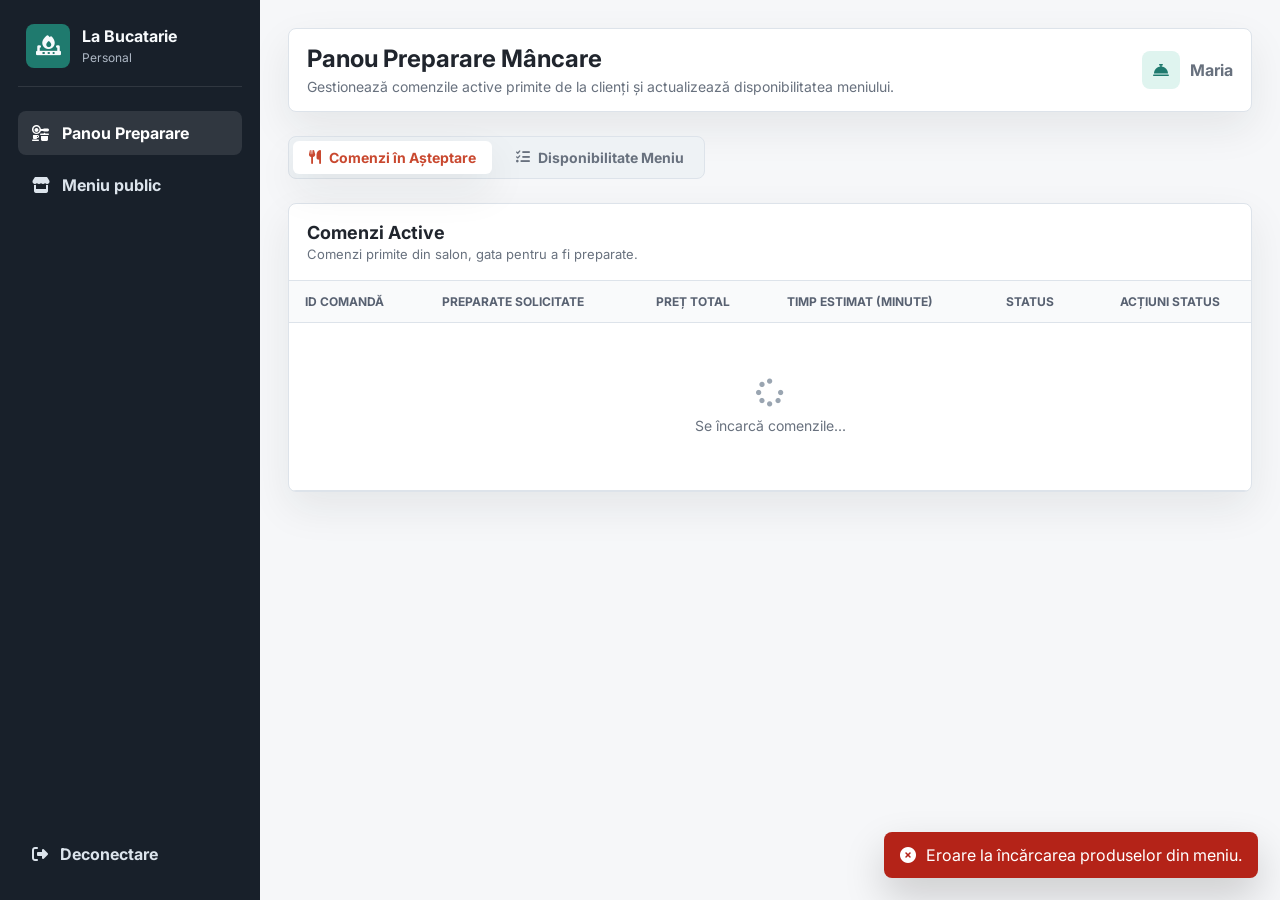
<file: restaurant-frontend/html/dashboard-personal.html>
<!DOCTYPE html>
<html lang="ro">
<head>
    <meta charset="UTF-8">
    <meta name="viewport" content="width=device-width, initial-scale=1.0">
    <title>Dashboard Personal Bucătărie - La Bucătărie</title>
    <link rel="stylesheet" href="https://cdnjs.cloudflare.com/ajax/libs/font-awesome/6.4.0/css/all.min.css">
    <link rel="stylesheet" href="../css/manager.css">
    <style>
        /* CSS patches for dashboard-personal.js compatibility and premium design */
        .toast-success { background: #157347 !important; }
        .toast-error { background: #b42318 !important; }
        .toast-info { background: #1e2530 !important; }
        .toast.show { opacity: 1 !important; transform: translateY(0) !important; pointer-events: auto !important; }
        
        /* Badge mapping to match premium styles */
        .badge-pending { background: var(--amber-soft) !important; color: #9a5b00 !important; }
        .badge-preparing { background: #ffedd5 !important; color: #ea580c !important; }
        
        /* Switch styling for availability */
        .switch {
            position: relative;
            display: inline-block;
            width: 48px;
            height: 24px;
        }
        .switch input {
            opacity: 0;
            width: 0;
            height: 0;
        }
        .slider {
            position: absolute;
            cursor: pointer;
            top: 0; left: 0; right: 0; bottom: 0;
            background-color: #cbd5e1;
            transition: .3s;
            border-radius: 24px;
        }
        .slider:before {
            position: absolute;
            content: "";
            height: 18px;
            width: 18px;
            left: 3px;
            bottom: 3px;
            background-color: white;
            transition: .3s;
            border-radius: 50%;
        }
        input:checked + .slider {
            background-color: #157347;
        }
        input:checked + .slider:before {
            transform: translateX(24px);
        }

        /* Tag veg & picant */
        .tag-veg {
            display: inline-flex;
            align-items: center;
            gap: 4px;
            background: #e7f8ed;
            color: #177245;
            padding: 4px 8px;
            border-radius: 999px;
            font-size: 12px;
            font-weight: 800;
        }
        .tag-picant {
            display: inline-flex;
            align-items: center;
            gap: 4px;
            background: var(--red-soft);
            color: #b42318;
            padding: 4px 8px;
            border-radius: 999px;
            font-size: 12px;
            font-weight: 800;
        }

        /* Pulsing dot animation for preparing status */
        .pulse-dot {
            width: 8px;
            height: 8px;
            background-color: currentColor;
            border-radius: 50%;
            display: inline-block;
            margin-right: 6px;
            animation: pulse 1.5s infinite ease-in-out;
        }
        @keyframes pulse {
            0% { transform: scale(0.8); opacity: 0.5; }
            50% { transform: scale(1.2); opacity: 1; }
            100% { transform: scale(0.8); opacity: 0.5; }
        }

        /* Tab container styling */
        .tab-container {
            display: flex;
            gap: 8px;
            background: var(--surface-soft);
            padding: 4px;
            border-radius: 8px;
            border: 1px solid var(--line);
        }
        .tab-btn {
            border: 0;
            background: transparent;
            padding: 8px 16px;
            font-weight: 700;
            font-size: 14px;
            color: var(--muted);
            border-radius: 6px;
            cursor: pointer;
            display: flex;
            align-items: center;
            gap: 8px;
            transition: all 0.2s ease;
        }
        .tab-btn:hover {
            color: var(--ink);
        }
        .tab-btn.active {
            background: #ffffff;
            color: var(--primary);
            box-shadow: var(--shadow);
        }

        /* Inline input styling for wait time */
        .inline-input-group {
            display: flex;
            align-items: center;
            gap: 8px;
        }
        .inline-input-group input {
            width: 70px;
            padding: 6px 8px;
            border: 1px solid var(--line);
            border-radius: 6px;
            outline: none;
        }
        .inline-input-group input:focus {
            border-color: var(--primary);
        }
    </style>
</head>
<body class="manager-app">
    <aside class="manager-sidebar">
        <div class="brand-block">
            <div class="brand-mark" style="background: var(--teal);">
                <i class="fa-solid fa-fire-burner"></i>
            </div>
            <div class="brand-copy">
                <strong>La Bucatarie</strong>
                <span>Personal</span>
            </div>
        </div>

        <nav class="side-nav" aria-label="Navigare personal">
            <a class="side-link active" href="dashboard-personal.html">
                <i class="fa-solid fa-kitchen-set"></i>
                <span>Panou Preparare</span>
            </a>
            <a class="side-link" href="index.html">
                <i class="fa-solid fa-store"></i>
                <span>Meniu public</span>
            </a>
        </nav>

        <div class="sidebar-footer">
            <button class="logout-link" type="button" onclick="logout()">
                <i class="fa-solid fa-right-from-bracket"></i>
                <span>Deconectare</span>
            </button>
        </div>
    </aside>

    <main class="manager-shell">
        <header class="manager-topbar">
            <div class="page-title">
                <h1>Panou Preparare Mâncare</h1>
                <p>Gestionează comenzile active primite de la clienți și actualizează disponibilitatea meniului.</p>
            </div>
            <div class="manager-user">
                <div class="user-avatar" style="background: var(--teal-soft); color: var(--teal);">
                    <i class="fa-solid fa-bell-concierge"></i>
                </div>
                <span id="user-display-name">Personal Bucătărie</span>
            </div>
        </header>

        <!-- Mock Login Banner if no user is set -->
        <div id="mock-login-banner" class="manager-panel" style="display: none; background: #fffbeb; border: 1px solid #fde68a; color: #b45309; padding: 16px; margin: 20px 0 0; border-radius: 8px;">
            <p style="margin: 0; font-size: 14px;"><strong style="font-weight: 800;"><i class="fa-solid fa-circle-info"></i> Mod Previzualizare:</strong> Autentificare automată ca Personal Bucătărie.</p>
        </div>

        <div style="margin-top: 24px; display: flex; justify-content: flex-start; margin-bottom: 24px;">
            <div class="tab-container">
                <button class="tab-btn active" id="tab-orders" onclick="switchTab('orders')">
                    <i class="fa-solid fa-utensils"></i>
                    <span>Comenzi în Așteptare</span>
                </button>
                <button class="tab-btn" id="tab-menu" onclick="switchTab('menu')">
                    <i class="fa-solid fa-list-check"></i>
                    <span>Disponibilitate Meniu</span>
                </button>
            </div>
        </div>

        <!-- Orders Section -->
        <section id="section-orders" class="manager-panel">
            <div class="panel-header">
                <div class="panel-heading">
                    <h2>Comenzi Active</h2>
                    <p>Comenzi primite din salon, gata pentru a fi preparate.</p>
                </div>
            </div>
            <div class="table-wrap">
                <table class="manager-table" id="kitchen-orders-table">
                    <thead>
                        <tr>
                            <th>ID Comandă</th>
                            <th>Preparate Solicitate</th>
                            <th>Preț Total</th>
                            <th>Timp Estimat (minute)</th>
                            <th>Status</th>
                            <th style="text-align: center;">Acțiuni Status</th>
                        </tr>
                    </thead>
                    <tbody>
                        <tr>
                            <td colspan="6">
                                <div class="empty-state">
                                    <i class="fa-solid fa-spinner"></i>
                                    Se încarcă comenzile...
                                </div>
                            </td>
                        </tr>
                    </tbody>
                </table>
            </div>
        </section>

        <!-- Menu Section -->
        <section id="section-menu" class="manager-panel" style="display: none;">
            <div class="panel-header">
                <div class="panel-heading">
                    <h2>Disponibilitate Meniu</h2>
                    <p>Activează sau dezactivează vizibilitatea preparatelor pentru clienți.</p>
                </div>
                <div class="panel-actions">
                    <div class="search-box">
                        <i class="fa-solid fa-magnifying-glass"></i>
                        <input type="text" id="menu-search" placeholder="Caută preparat..." onkeyup="filtreazaMeniu()">
                    </div>
                </div>
            </div>
            
            <div class="table-wrap">
                <table class="manager-table" id="kitchen-menu-table">
                    <thead>
                        <tr>
                            <th>ID</th>
                            <th>Denumire Produs</th>
                            <th>Categorie</th>
                            <th>Preț</th>
                            <th>Detalii specifice</th>
                            <th style="text-align: center;">Disponibil în Meniu</th>
                        </tr>
                    </thead>
                    <tbody>
                        <tr>
                            <td colspan="6">
                                <div class="empty-state">
                                    <i class="fa-solid fa-box-open"></i>
                                    Se încarcă produsele din meniu...
                                </div>
                            </td>
                        </tr>
                    </tbody>
                </table>
            </div>
        </section>
    </main>

    <!-- Toast Notification -->
    <div id="toast" class="toast" role="status" aria-live="polite">
        <span id="toast-icon"></span>
        <span id="toast-message">Mesaj notificare</span>
    </div>

    <!-- Scripts -->
    <script src="../js/dashboard-personal.js"></script>
</body>
</html>
</file>
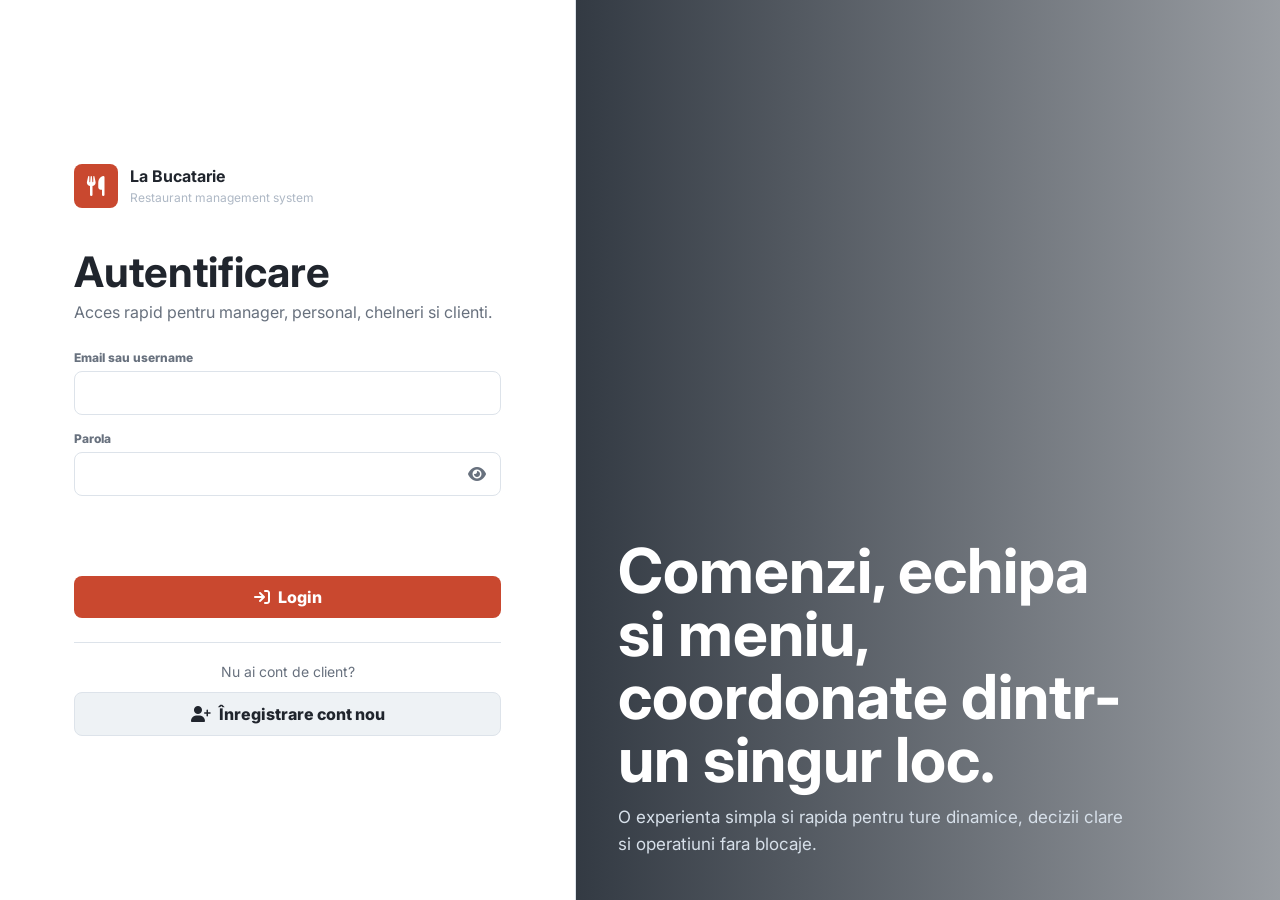
<file: restaurant-frontend/html/login.html>
<!DOCTYPE html>
<html lang="ro">
<head>
    <meta charset="UTF-8">
    <meta name="viewport" content="width=device-width, initial-scale=1.0">
    <title>Login - La Bucatarie</title>
    <link rel="stylesheet" href="https://cdnjs.cloudflare.com/ajax/libs/font-awesome/6.4.0/css/all.min.css">
    <link rel="stylesheet" href="../css/manager.css">
</head>
<body class="login-page">
    <section class="login-panel">
        <div class="login-card">
            <div class="login-brand">
                <div class="brand-mark">
                    <i class="fa-solid fa-utensils"></i>
                </div>
                <div class="brand-copy">
                    <strong>La Bucatarie</strong>
                    <span>Restaurant management system</span>
                </div>
            </div>

            <h1>Autentificare</h1>
            <p>Acces rapid pentru manager, personal, chelneri si clienti.</p>

            <form id="loginForm" class="login-form">
                <div class="field">
                    <label for="username">Email sau username</label>
                    <input id="username" type="text" autocomplete="username" required>
                </div>

                <div class="field">
                    <label for="password">Parola</label>
                    <div class="password-wrap">
                        <input id="password" type="password" autocomplete="current-password" required>
                        <button class="password-toggle" id="togglePassword" type="button" aria-label="Afiseaza parola">
                            <i class="fa-solid fa-eye"></i>
                        </button>
                    </div>
                </div>

                <p class="login-error" id="loginError" role="alert"></p>

                <button class="btn btn-primary" id="loginButton" type="submit">
                    <i class="fa-solid fa-arrow-right-to-bracket"></i>
                    <span>Login</span>
                </button>
            </form>

            <div style="margin-top: 24px; text-align: center; border-top: 1px solid var(--line); padding-top: 20px;">
                <p style="color: var(--muted); font-size: 14px; margin-bottom: 12px;">Nu ai cont de client?</p>
                <a href="register.html" class="btn btn-secondary" style="display: inline-flex; width: 100%;">
                    <i class="fa-solid fa-user-plus"></i>
                    <span>Înregistrare cont nou</span>
                </a>
            </div>
        </div>
    </section>

    <section class="login-aside" aria-hidden="true">
        <div class="login-aside-content">
            <h2>Comenzi, echipa si meniu, coordonate dintr-un singur loc.</h2>
            <p>O experienta simpla si rapida pentru ture dinamice, decizii clare si operatiuni fara blocaje.</p>
        </div>
    </section>

    <script src="../js/login.js"></script>
</body>
</html>
</file>
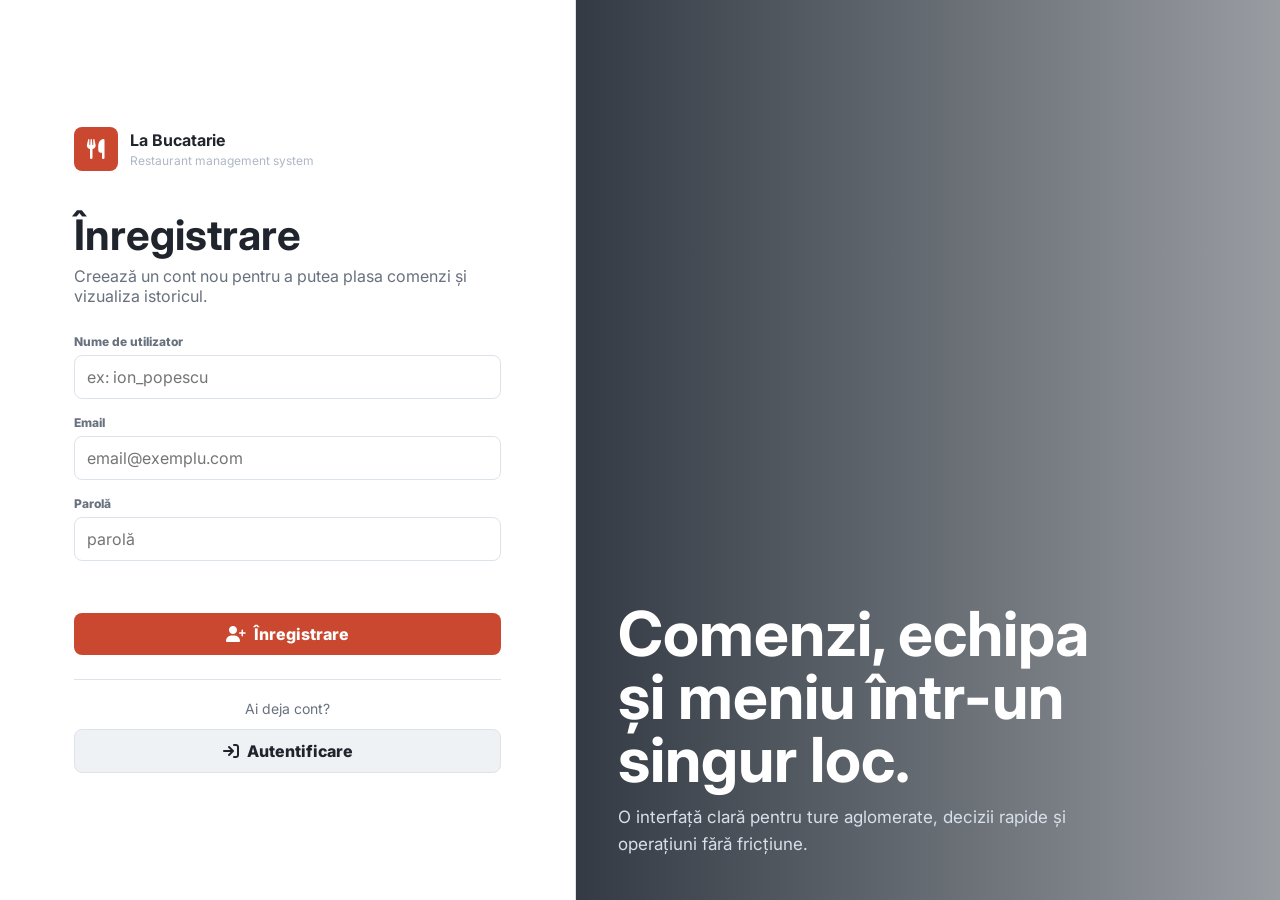
<file: restaurant-frontend/html/register.html>
<!DOCTYPE html>
<html lang="ro">
<head>
    <meta charset="UTF-8">
    <meta name="viewport" content="width=device-width, initial-scale=1.0">
    <title>Înregistrare - La Bucatarie</title>
    <link rel="stylesheet" href="https://cdnjs.cloudflare.com/ajax/libs/font-awesome/6.4.0/css/all.min.css">
    <link rel="stylesheet" href="../css/manager.css">
</head>
<body class="login-page">
    <section class="login-panel">
        <div class="login-card">
            <div class="login-brand">
                <div class="brand-mark">
                    <i class="fa-solid fa-utensils"></i>
                </div>
                <div class="brand-copy">
                    <strong>La Bucatarie</strong>
                    <span>Restaurant management system</span>
                </div>
            </div>

            <h1>Înregistrare</h1>
            <p>Creează un cont nou pentru a putea plasa comenzi și vizualiza istoricul.</p>

            <form id="registerForm" class="login-form">
                <div class="field">
                    <label for="username">Nume de utilizator</label>
                    <input id="username" name="username" type="text" placeholder="ex: ion_popescu" required>
                </div>

                <div class="field">
                    <label for="email">Email</label>
                    <input id="email" name="email" type="email" placeholder="email@exemplu.com" required>
                </div>

                <div class="field">
                    <label for="parola">Parolă</label>
                    <input id="parola" name="parola" type="password" placeholder="parolă" required>
                </div>

                <p class="login-error" id="mesajRaspuns" role="alert" style="min-height: 20px; font-size: 13px; font-weight: 700; margin: 0;"></p>

                <button class="btn btn-primary" type="submit">
                    <i class="fa-solid fa-user-plus"></i>
                    <span>Înregistrare</span>
                </button>
            </form>

            <div style="margin-top: 24px; text-align: center; border-top: 1px solid var(--line); padding-top: 20px;">
                <p style="color: var(--muted); font-size: 14px; margin-bottom: 12px;">Ai deja cont?</p>
                <a href="login.html" class="btn btn-secondary" style="display: inline-flex; width: 100%;">
                    <i class="fa-solid fa-arrow-right-to-bracket"></i>
                    <span>Autentificare</span>
                </a>
            </div>
        </div>
    </section>

    <section class="login-aside" aria-hidden="true">
        <div class="login-aside-content">
            <h2>Comenzi, echipa și meniu într-un singur loc.</h2>
            <p>O interfață clară pentru ture aglomerate, decizii rapide și operațiuni fără fricțiune.</p>
        </div>
    </section>

    <script src="../js/register.js"></script>
</body>
</html>
</file>
<file: restaurant-frontend/css/manager.css>
@import url('https://fonts.googleapis.com/css2?family=Inter:wght@400;500;600;700;800&display=swap');

:root {
    --bg: #f6f7f9;
    --surface: #ffffff;
    --surface-soft: #eef2f5;
    --ink: #20252d;
    --muted: #68717e;
    --line: #dde3ea;
    --primary: #c9482f;
    --primary-dark: #a93925;
    --teal: #1f7a6e;
    --teal-soft: #dff4ef;
    --amber: #e3a008;
    --amber-soft: #fff2cc;
    --red-soft: #ffe2dd;
    --sidebar: #18202a;
    --shadow: 0 16px 40px rgba(24, 32, 42, 0.08);
}

* {
    box-sizing: border-box;
}

body {
    margin: 0;
    min-height: 100vh;
    background: var(--bg);
    color: var(--ink);
    font-family: 'Inter', 'Segoe UI', Arial, sans-serif;
}

button,
input,
select,
textarea {
    font: inherit;
}

button {
    border: 0;
}

a {
    color: inherit;
}

.manager-app {
    display: grid;
    grid-template-columns: 260px minmax(0, 1fr);
    min-height: 100vh;
}

.manager-sidebar {
    background: var(--sidebar);
    color: #f7fafc;
    padding: 24px 18px;
    display: flex;
    flex-direction: column;
    gap: 24px;
    position: sticky;
    top: 0;
    height: 100vh;
}

.brand-block {
    display: flex;
    align-items: center;
    gap: 12px;
    padding: 0 8px 18px;
    border-bottom: 1px solid rgba(255, 255, 255, 0.1);
}

.brand-mark {
    width: 44px;
    height: 44px;
    border-radius: 8px;
    background: var(--primary);
    display: grid;
    place-items: center;
    font-size: 20px;
}

.brand-copy strong,
.brand-copy span {
    display: block;
}

.brand-copy strong {
    font-size: 16px;
    line-height: 1.2;
}

.brand-copy span {
    color: #aeb8c5;
    font-size: 12px;
    margin-top: 3px;
}

.side-nav {
    display: grid;
    gap: 8px;
}

.side-tab,
.side-link,
.logout-link {
    width: 100%;
    color: #dce4ec;
    text-decoration: none;
    background: transparent;
    border-radius: 8px;
    padding: 12px 14px;
    display: flex;
    align-items: center;
    gap: 12px;
    cursor: pointer;
    font-weight: 700;
    text-align: left;
    transition: background 0.2s ease, color 0.2s ease;
}

.side-tab:hover,
.side-link:hover,
.logout-link:hover,
.side-tab.active,
.side-link.active {
    background: rgba(255, 255, 255, 0.1);
    color: #ffffff;
}

.sidebar-footer {
    margin-top: auto;
    display: grid;
    gap: 8px;
}

.manager-shell {
    min-width: 0;
    padding: 28px;
}

.manager-topbar {
    min-height: 72px;
    background: var(--surface);
    border: 1px solid var(--line);
    border-radius: 8px;
    box-shadow: var(--shadow);
    padding: 16px 18px;
    display: flex;
    align-items: center;
    justify-content: space-between;
    gap: 20px;
}

.page-title h1,
.page-title p {
    margin: 0;
}

.page-title h1 {
    font-size: 24px;
    line-height: 1.2;
}

.page-title p {
    color: var(--muted);
    margin-top: 4px;
    font-size: 14px;
}

.manager-user {
    display: inline-flex;
    align-items: center;
    gap: 10px;
    color: var(--muted);
    font-weight: 700;
    white-space: nowrap;
}

.user-avatar {
    width: 38px;
    height: 38px;
    border-radius: 8px;
    background: var(--teal-soft);
    color: var(--teal);
    display: grid;
    place-items: center;
}

.metrics-grid {
    display: grid;
    grid-template-columns: repeat(4, minmax(150px, 1fr));
    gap: 14px;
    margin: 22px 0;
}

.metric-card {
    background: var(--surface);
    border: 1px solid var(--line);
    border-radius: 8px;
    padding: 18px;
    box-shadow: var(--shadow);
}

.metric-card span {
    color: var(--muted);
    font-size: 13px;
    font-weight: 700;
}

.metric-card strong {
    display: block;
    font-size: 28px;
    margin-top: 8px;
}

.metric-card i {
    color: var(--primary);
    margin-right: 8px;
}

.manager-panel {
    background: var(--surface);
    border: 1px solid var(--line);
    border-radius: 8px;
    box-shadow: var(--shadow);
    overflow: hidden;
}

.manager-panel[hidden] {
    display: none;
}

.panel-header {
    padding: 18px;
    border-bottom: 1px solid var(--line);
    display: flex;
    align-items: center;
    justify-content: space-between;
    gap: 16px;
}

.panel-heading h2,
.panel-heading p {
    margin: 0;
}

.panel-heading h2 {
    font-size: 18px;
}

.panel-heading p {
    color: var(--muted);
    font-size: 13px;
    margin-top: 3px;
}

.panel-actions {
    display: flex;
    align-items: center;
    gap: 10px;
    flex-wrap: wrap;
    justify-content: flex-end;
}

.search-box {
    position: relative;
    min-width: 260px;
}

.search-box i {
    position: absolute;
    left: 12px;
    top: 50%;
    transform: translateY(-50%);
    color: var(--muted);
}

.search-box input,
.field input,
.field select,
.field textarea {
    width: 100%;
    border: 1px solid var(--line);
    border-radius: 8px;
    background: #ffffff;
    color: var(--ink);
    outline: none;
    transition: border 0.2s ease, box-shadow 0.2s ease;
}

.search-box input {
    padding: 11px 12px 11px 38px;
}

.field input,
.field select,
.field textarea {
    padding: 11px 12px;
}

.field textarea {
    resize: vertical;
    min-height: 84px;
}

.search-box input:focus,
.field input:focus,
.field select:focus,
.field textarea:focus {
    border-color: var(--primary);
    box-shadow: 0 0 0 3px rgba(201, 72, 47, 0.14);
}

.btn {
    border-radius: 8px;
    padding: 11px 14px;
    display: inline-flex;
    align-items: center;
    justify-content: center;
    gap: 8px;
    cursor: pointer;
    font-weight: 800;
    text-decoration: none;
    min-height: 40px;
    transition: transform 0.15s ease, background 0.2s ease, border 0.2s ease;
}

.btn:hover {
    transform: translateY(-1px);
}

.btn:disabled {
    cursor: not-allowed;
    opacity: 0.68;
    transform: none;
}

.btn-primary {
    background: var(--primary);
    color: #ffffff;
}

.btn-primary:hover {
    background: var(--primary-dark);
}

.btn-secondary {
    background: var(--surface-soft);
    color: var(--ink);
    border: 1px solid var(--line);
}

.btn-danger {
    background: #d92d20;
    color: #ffffff;
}

.table-wrap {
    width: 100%;
    overflow-x: auto;
}

.manager-table {
    width: 100%;
    border-collapse: collapse;
    min-width: 780px;
}

.manager-table th {
    background: #f9fafb;
    color: #586171;
    font-size: 12px;
    text-transform: uppercase;
    letter-spacing: 0;
    text-align: left;
    padding: 13px 16px;
    border-bottom: 1px solid var(--line);
}

.manager-table td {
    padding: 14px 16px;
    border-bottom: 1px solid var(--line);
    vertical-align: middle;
    color: #374151;
    font-size: 14px;
}

.manager-table tbody tr:hover {
    background: #fbfcfd;
}

.table-title {
    font-weight: 800;
    color: var(--ink);
}

.table-subtitle {
    color: var(--muted);
    font-size: 12px;
    margin-top: 3px;
}

.row-actions {
    display: flex;
    align-items: center;
    gap: 8px;
    justify-content: flex-end;
}

.icon-btn {
    width: 36px;
    height: 36px;
    border-radius: 8px;
    display: inline-grid;
    place-items: center;
    background: var(--surface-soft);
    color: var(--ink);
    cursor: pointer;
    border: 1px solid var(--line);
}

.icon-btn:hover {
    background: #e7ecf1;
}

.icon-btn.danger {
    background: var(--red-soft);
    color: #b42318;
    border-color: #ffc9c0;
}

.icon-btn.success {
    background: var(--teal-soft);
    color: var(--teal);
    border-color: #bce5dc;
}

.badge {
    display: inline-flex;
    align-items: center;
    gap: 6px;
    min-height: 26px;
    border-radius: 999px;
    padding: 4px 10px;
    font-size: 12px;
    font-weight: 800;
    white-space: nowrap;
}

.badge.manager {
    background: #e8efff;
    color: #3451a4;
}

.badge.staff {
    background: var(--teal-soft);
    color: var(--teal);
}

.badge.waiter {
    background: var(--amber-soft);
    color: #9a5b00;
}

.badge.available {
    background: #e7f8ed;
    color: #177245;
}

.badge.unavailable {
    background: #f1f3f5;
    color: #697386;
}

.tags {
    display: flex;
    gap: 6px;
    flex-wrap: wrap;
}

.empty-state {
    padding: 42px 20px;
    text-align: center;
    color: var(--muted);
}

.empty-state i {
    display: block;
    font-size: 28px;
    margin-bottom: 10px;
    color: #9aa5b1;
}

.modal {
    position: fixed;
    inset: 0;
    z-index: 1000;
    background: rgba(17, 24, 39, 0.58);
    display: grid;
    place-items: center;
    padding: 20px;
}

.modal[hidden] {
    display: none;
}

.modal-dialog {
    width: min(560px, 100%);
    background: var(--surface);
    border-radius: 8px;
    box-shadow: 0 24px 70px rgba(0, 0, 0, 0.24);
    overflow: hidden;
}

.modal-head {
    padding: 18px;
    border-bottom: 1px solid var(--line);
    display: flex;
    align-items: center;
    justify-content: space-between;
    gap: 14px;
}

.modal-head h3 {
    margin: 0;
    font-size: 18px;
}

.modal-body {
    padding: 18px;
}

.modal-actions {
    padding: 16px 18px;
    background: #f9fafb;
    border-top: 1px solid var(--line);
    display: flex;
    justify-content: flex-end;
    gap: 10px;
}

.details-grid {
    display: grid;
    grid-template-columns: repeat(2, minmax(0, 1fr));
    gap: 12px;
}

.detail-item {
    border: 1px solid var(--line);
    border-radius: 8px;
    padding: 12px;
    background: #fbfcfd;
}

.detail-item span {
    color: var(--muted);
    display: block;
    font-size: 12px;
    font-weight: 700;
    margin-bottom: 4px;
}

.detail-item strong {
    display: block;
    overflow-wrap: anywhere;
}

.form-grid {
    display: grid;
    grid-template-columns: repeat(2, minmax(0, 1fr));
    gap: 14px;
}

.field.full {
    grid-column: 1 / -1;
}

.field label {
    display: block;
    color: var(--muted);
    font-size: 12px;
    font-weight: 800;
    margin-bottom: 6px;
}

.check-row {
    display: flex;
    gap: 14px;
    flex-wrap: wrap;
    align-items: center;
}

.check-pill {
    display: inline-flex;
    align-items: center;
    gap: 8px;
    border: 1px solid var(--line);
    border-radius: 999px;
    padding: 8px 12px;
    font-weight: 700;
    color: #3d4652;
    background: #ffffff;
}

.check-pill input {
    width: 16px;
    height: 16px;
    accent-color: var(--primary);
}

.toast {
    position: fixed;
    right: 22px;
    bottom: 22px;
    z-index: 1100;
    max-width: min(420px, calc(100vw - 44px));
    background: var(--sidebar);
    color: #ffffff;
    border-radius: 8px;
    padding: 13px 16px;
    display: flex;
    align-items: center;
    gap: 10px;
    box-shadow: 0 18px 40px rgba(0, 0, 0, 0.18);
    transform: translateY(24px);
    opacity: 0;
    pointer-events: none;
    transition: opacity 0.2s ease, transform 0.2s ease;
}

.toast.show {
    opacity: 1;
    transform: translateY(0);
}

.toast.success {
    background: #157347;
}

.toast.error {
    background: #b42318;
}

.login-page {
    min-height: 100vh;
    display: grid;
    grid-template-columns: minmax(360px, 0.9fr) minmax(0, 1.1fr);
    background: #f6f7f9;
}

.login-panel {
    display: flex;
    flex-direction: column;
    justify-content: center;
    padding: 42px clamp(22px, 6vw, 74px);
    background: #ffffff;
    border-right: 1px solid var(--line);
}

.login-card {
    width: min(430px, 100%);
}

.login-brand {
    display: flex;
    align-items: center;
    gap: 12px;
    margin-bottom: 42px;
}

.login-brand .brand-mark {
    color: #ffffff;
}

.login-card h1 {
    margin: 0 0 8px;
    font-size: clamp(30px, 4vw, 42px);
    line-height: 1.05;
}

.login-card p {
    color: var(--muted);
    margin: 0 0 28px;
}

.login-form {
    display: grid;
    gap: 16px;
}

.password-wrap {
    position: relative;
}

.password-wrap input {
    padding-right: 46px;
}

.password-toggle {
    position: absolute;
    right: 6px;
    top: 50%;
    transform: translateY(-50%);
    width: 36px;
    height: 36px;
    border-radius: 8px;
    background: transparent;
    color: var(--muted);
    cursor: pointer;
}

.login-error {
    min-height: 20px;
    color: #b42318;
    font-size: 13px;
    font-weight: 700;
    margin: 0;
}

.login-aside {
    color: #ffffff;
    background:
        linear-gradient(90deg, rgba(24, 32, 42, 0.88), rgba(24, 32, 42, 0.42)),
        url('https://images.unsplash.com/photo-1550966871-3ed3cdb5ed0c?auto=format&fit=crop&w=1600&q=80');
    background-position: center;
    background-size: cover;
    display: flex;
    align-items: flex-end;
    min-height: 100vh;
    padding: 42px;
}

.login-aside-content {
    max-width: 520px;
}

.login-aside-content h2 {
    margin: 0 0 12px;
    font-size: clamp(34px, 5vw, 62px);
    line-height: 1.02;
}

.login-aside-content p {
    margin: 0;
    color: #d7e0ea;
    font-size: 17px;
    line-height: 1.6;
}

@media (max-width: 1100px) {
    .metrics-grid {
        grid-template-columns: repeat(2, minmax(0, 1fr));
    }
}

@media (max-width: 860px) {
    .manager-app {
        display: block;
    }

    .manager-sidebar {
        position: static;
        height: auto;
        padding: 16px;
    }

    .side-nav,
    .sidebar-footer {
        display: flex;
        overflow-x: auto;
    }

    .side-tab,
    .side-link,
    .logout-link {
        white-space: nowrap;
    }

    .manager-shell {
        padding: 16px;
    }

    .manager-topbar,
    .panel-header {
        align-items: flex-start;
        flex-direction: column;
    }

    .panel-actions,
    .search-box {
        width: 100%;
    }

    .login-page {
        grid-template-columns: 1fr;
    }

    .login-aside {
        display: none;
    }

    .login-panel {
        border-right: 0;
        min-height: 100vh;
    }
}

@media (max-width: 600px) {
    .metrics-grid,
    .details-grid,
    .form-grid {
        grid-template-columns: 1fr;
    }

    .modal-actions {
        flex-direction: column-reverse;
    }

    .modal-actions .btn {
        width: 100%;
    }
}
</file>
